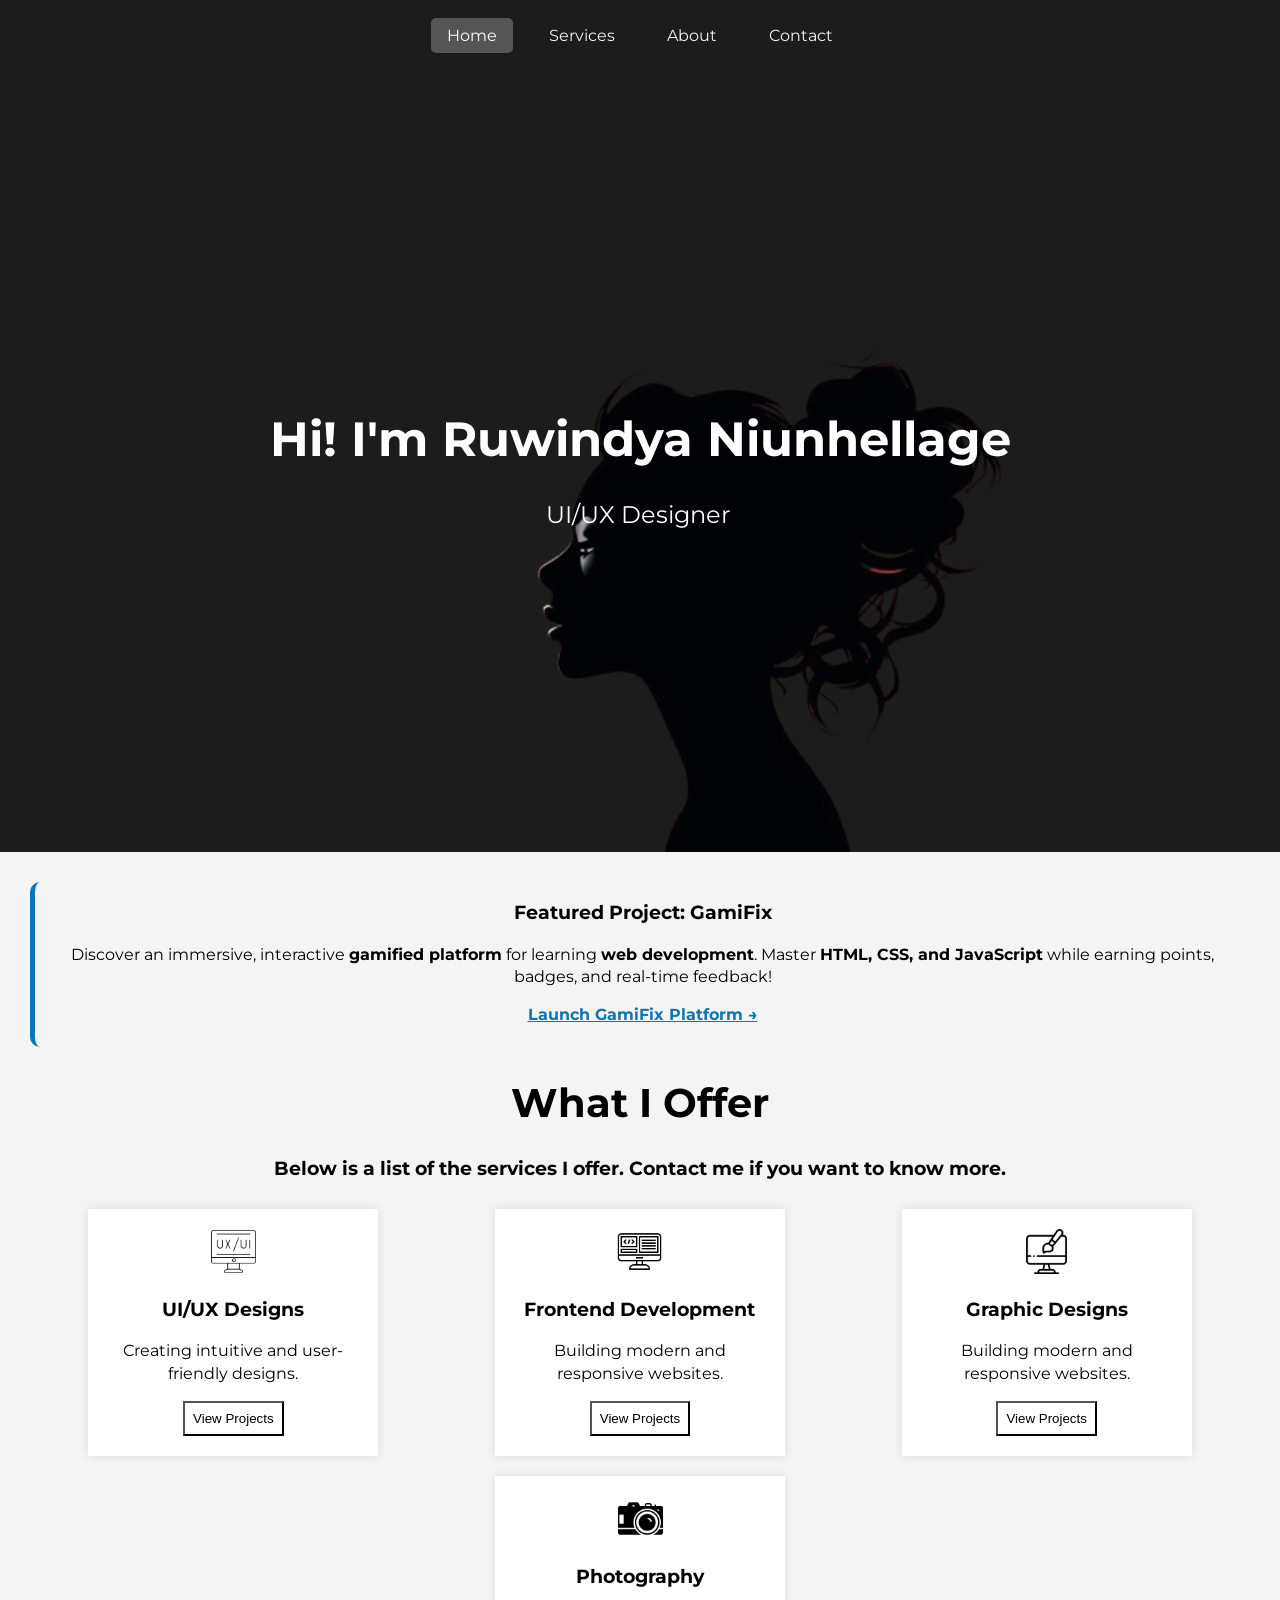
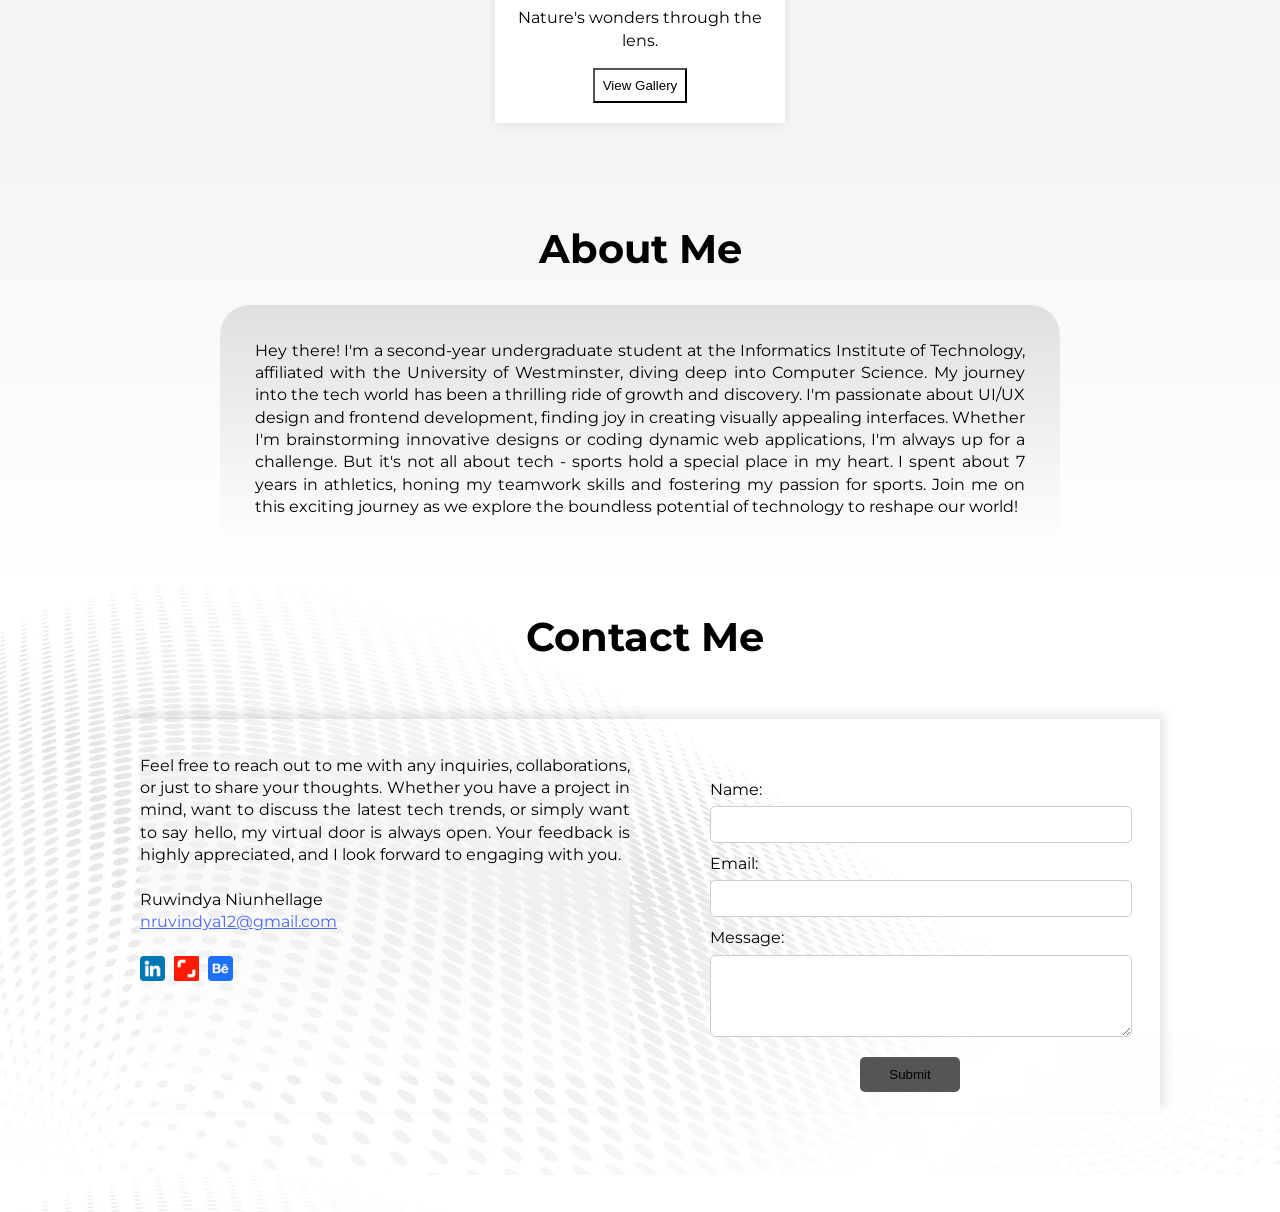
<file: index.html>
<!DOCTYPE html>
<html lang="en">

<head>
    <meta charset="UTF-8">
    <meta name="viewport" content="width=device-width, initial-scale=1.0">
    <title>Ruwindya Niunhellage</title>
    <link rel="stylesheet" href="style.css">
</head>


<body>
    <header>
        <nav>
            <ul>
                <li><a href="#home" class="active">Home</a></li>
                <li><a href="#services">Services</a></li>
                <li><a href="#about">About</a></li>
                <li><a href="#contact">Contact</a></li>
            </ul>
        </nav>
    </header>

    <section id="home">
        <div class="intro">
            <h1>Hi! I'm Ruwindya Niunhellage</h1>
            <p class="typing"></p>
        </div>
    </section>

    <section id="services">
        <div style="background: #f4f4f4; padding: 20px; border-radius: 10px; margin-bottom: 30px; border-left: 5px solid #0e75b6;">
        <h3 style="margin-top: 0;">Featured Project: GamiFix</h3>
        <p>Discover an immersive, interactive <b>gamified platform</b> for learning <b>web development</b>. Master <b>HTML, CSS, and JavaScript</b> while earning points, badges, and real-time feedback!</p>
        <a href="https://sites.google.com/iit.ac.lk/gamifix?usp=sharing" target="_blank" style="color: #0e75b6; font-weight: bold; text-decoration: underline;">Launch GamiFix Platform →</a>
    </div>
        <h2>What I Offer</h2>
        <h3>Below is a list of the services I offer. Contact me if you want to know more.</h3>
        <div class="service-cards">
            <div class="card">
                <img src="images/UIUX.png" alt="UI/UX">
                <h3>UI/UX Designs</h3>
                <p>Creating intuitive and user-friendly designs.</p>
                <input type="button" value="View Projects" onclick="location.href='uiux_main.html'">
            </div>
            <div class="card">
                <img src="images/frontdev.png" alt="Frontend Development">
                <h3>Frontend Development</h3>
                <p>Building modern and responsive websites.</p>
                <input type="button" value="View Projects" onclick="location.href='frontend_main.html'">
            </div>
            <div class="card">
                <img src="images/webdesign.png" alt="Graphic Designs">
                <h3>Graphic Designs</h3>
                <p>Building modern and responsive websites.</p>
                <input type="button" value="View Projects" onclick="location.href='graphic_main.html'">
            </div>
            <div class="card">
                <img src="images/photography.png" alt="Photography">
                <h3>Photography</h3>
                <p>Nature's wonders through the lens.</p>
                <input type="button" value="View Gallery" onclick="location.href='photography.html'">
            </div>
        </div>
    </section>

    <section id="about">
        <h2>About Me</h2>
        <div class="about-section">
            <p>Hey there! I'm a second-year undergraduate student at the Informatics Institute of
                    Technology, affiliated with the University of Westminster, diving deep into Computer Science.
                My journey into the tech world has been a thrilling ride of growth and discovery. I'm passionate about UI/UX
                    design and frontend development, finding joy in creating visually appealing interfaces.
                    Whether I'm brainstorming innovative designs or coding dynamic web applications, I'm always up for a
                    challenge.
                    But it's not all about tech - sports hold a special place in my heart. I spent about 7 years in athletics,
                    honing my teamwork skills and fostering my passion for sports.
                    Join me on this exciting journey as we explore the boundless potential of technology to reshape our world!
                </p>
                </div>
    </section>

    <footer id="contact">
        <h2>Contact Me</h2>
        <section class="contact-section">
            <p>
                Feel free to reach out to me with any inquiries, collaborations, or just to share your thoughts. Whether you
                have a project in mind, want to discuss the latest tech trends, or simply want to say hello, my virtual door is always
                open. Your feedback is highly appreciated, and I look forward to engaging with you.
                <br><br> 
                Ruwindya Niunhellage
                <br>
                <a href="mailto:nruvindya12@gmail.com">nruvindya12@gmail.com</a>
                <br><br>
                <a href="https://www.linkedin.com/in/ruwindyaniunhellage/" target="_blank"><img src="images/linkedin.png" alt="LinkedIn"></a>
                <a href="https://www.shutterstock.com/g/Niunhellage+Ruwindya" target="_blank"><img src="images/shutterstock.png" alt="Shutterstock"></a>
                <a href="https://www.behance.net/nruvindya" target="_blank"><img src="images/behance.png" alt="Behance"></a>
            </p>
    
            <form action="https://api.web3forms.com/submit" method="POST" class="contact-form">
                <input type="hidden" name="access_key" value="99683806-dc40-4cf8-a67b-b9ac26b659de">
            
                <label for="name">Name:</label>
                <input type="text" id="name" name="name" required>
                
                <label for="email">Email:</label>
                <input type="email" id="email" name="email" required>
                
                <label for="message">Message:</label>
                <textarea id="message" name="message" rows="4" required></textarea>
                
                <input type="submit" value="Submit">
            </form>
            
        </section>
    </footer>

    <script src="script.js"> </script>
</body>

</html>
</file>
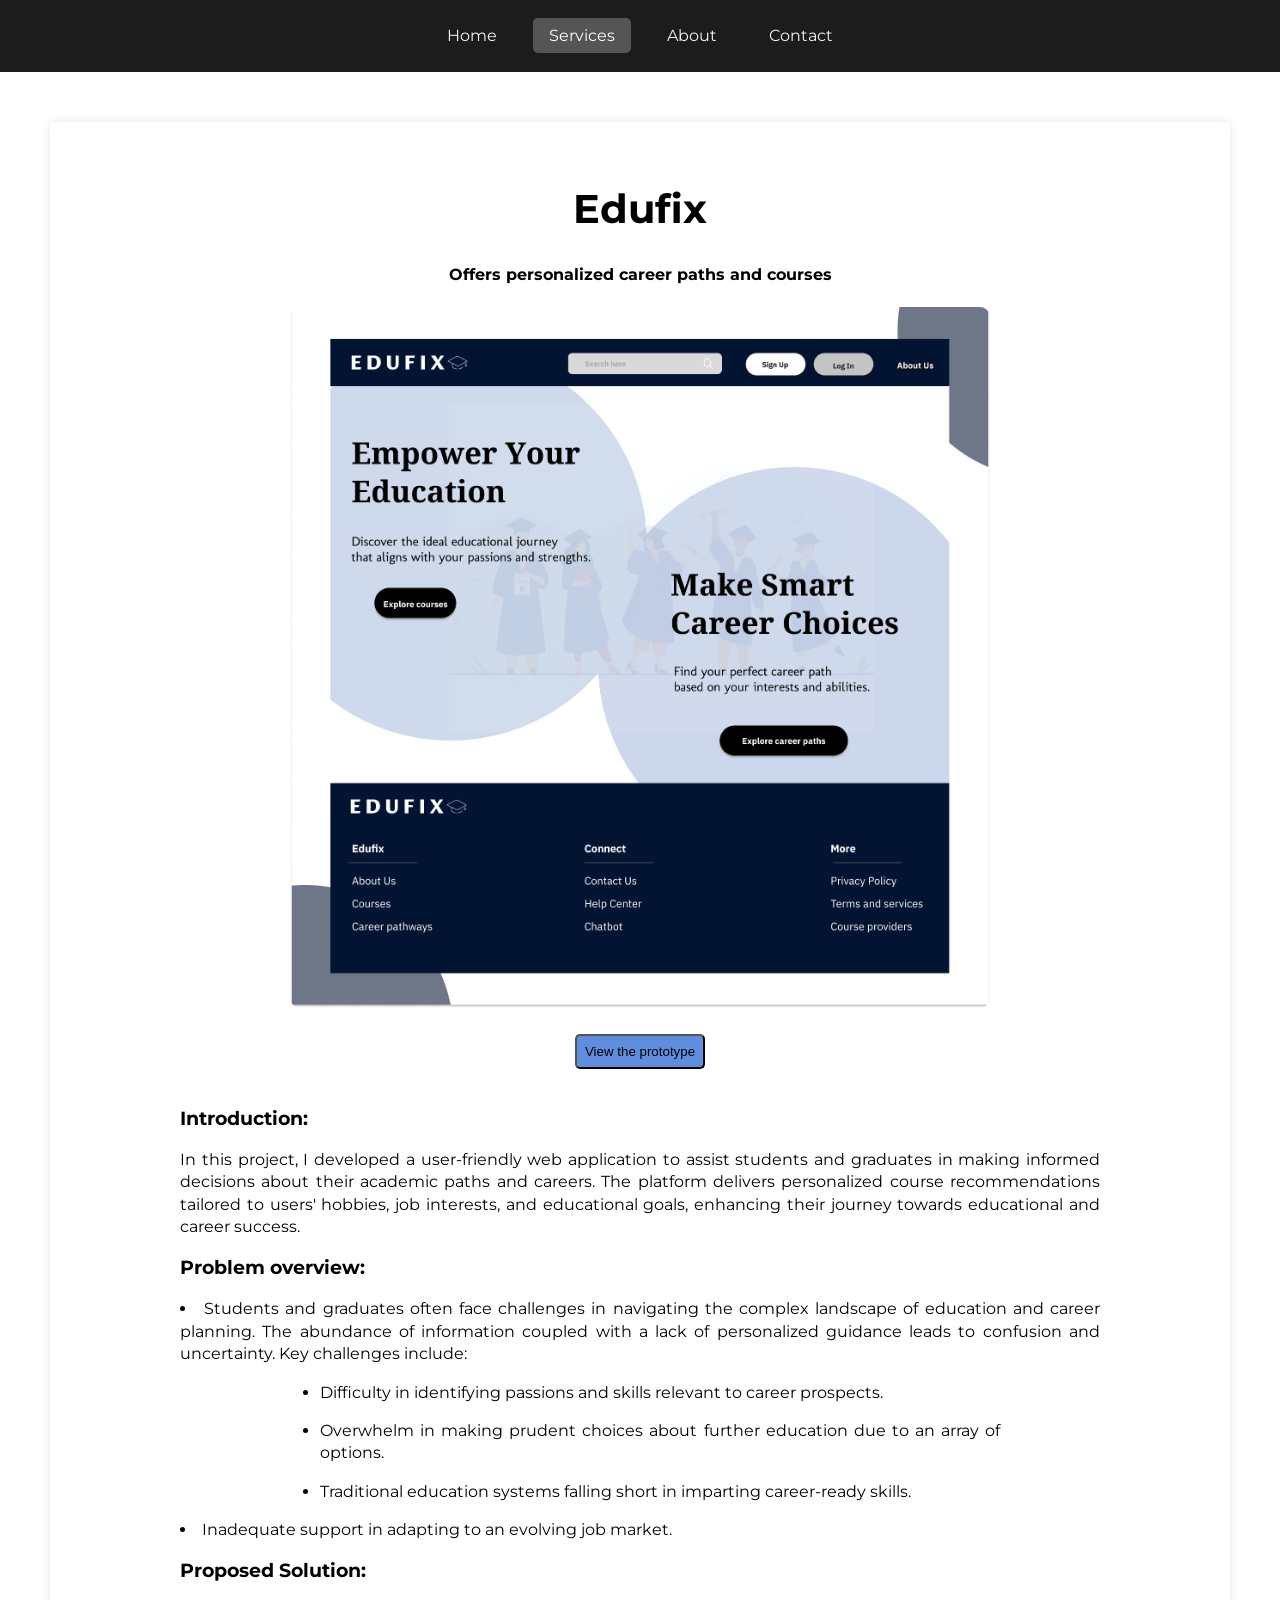
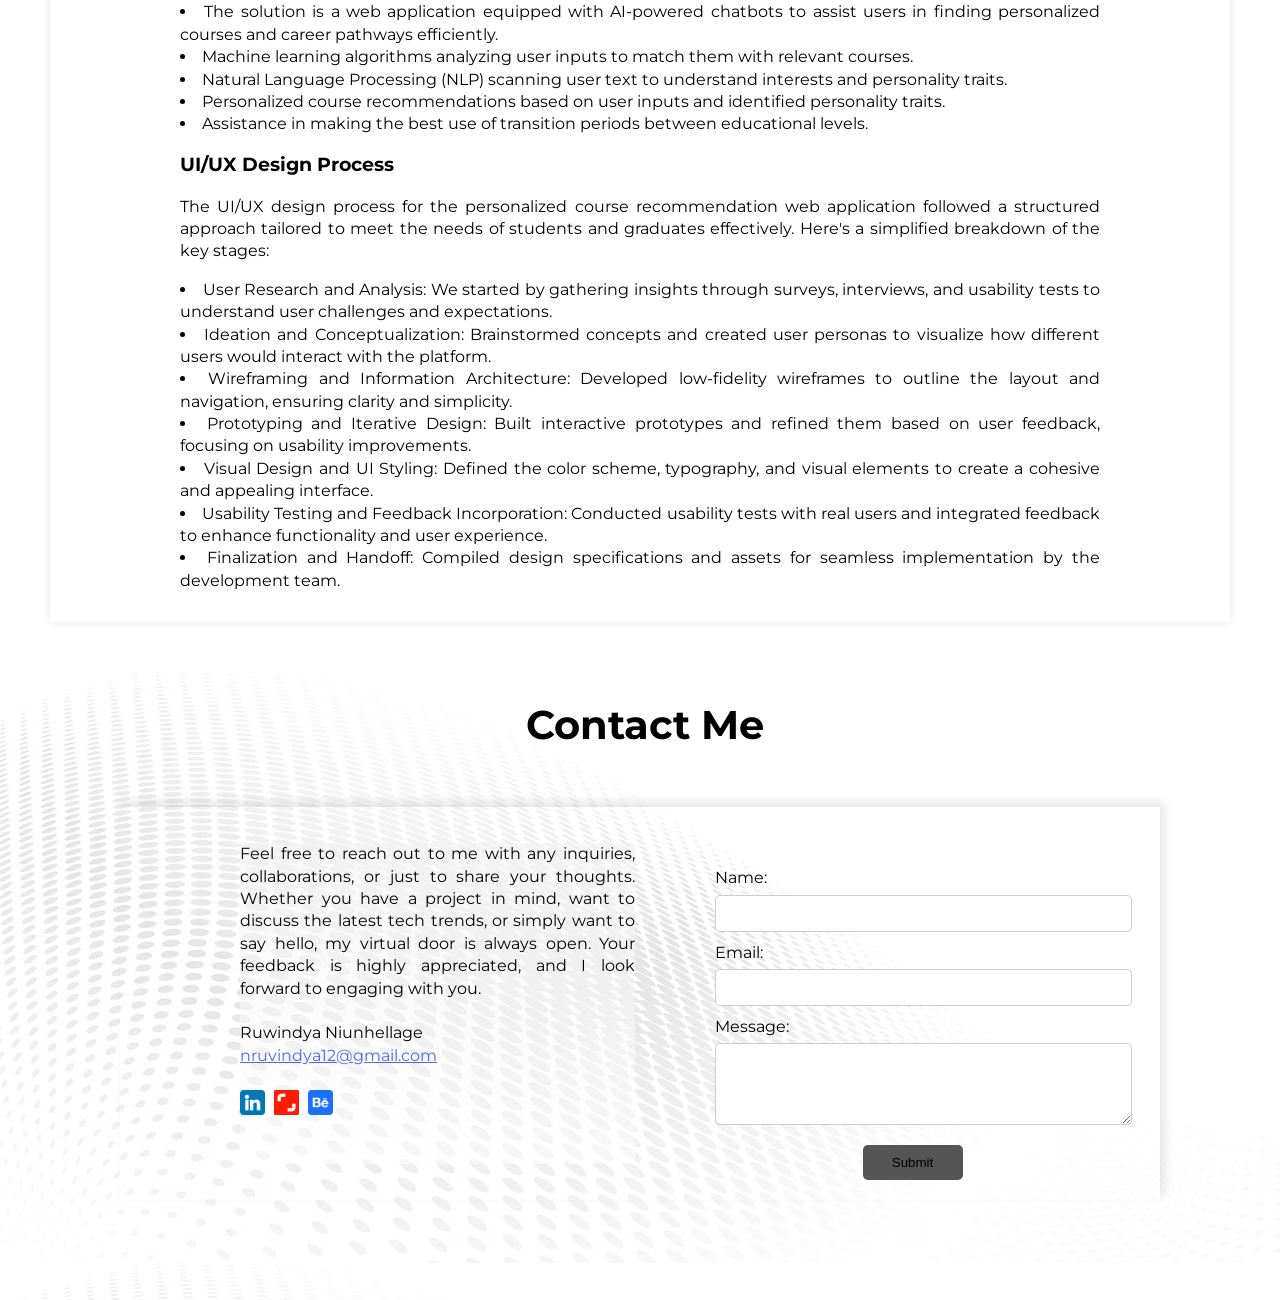
<file: edufix.html>
<!DOCTYPE html>
<html lang="en">

<head>
    <meta charset="UTF-8">
    <meta name="viewport" content="width=device-width, initial-scale=1.0">
    <title>Ruwindya Niunhellage</title>
    <link rel="stylesheet" href="projects.css">
</head>

<body>
    <header>
        <nav>
            <ul>
                <li><a href="index.html">Home</a></li>
                <li><a href="index.html#services" class="active">Services</a></li>
                <li><a href="index.html#about">About</a></li>
                <li><a href="index.html#contact">Contact</a></li>
            </ul>
        </nav>
    </header>
    <section class="container">
        <h2>Edufix</h2>
        <h4>Offers personalized career paths and courses</h4>
        <img src="images/ui_edufix.png" alt="The prototype" class="edufix"><br>
        <input type="button" value="View the prototype" class="edufix_solex_buttons"
            onclick="window.open('https://www.figma.com/design/rlMuDGZNEhORPQTYED36Fh/CS67?node-id=1-2&t=rDd8mnaKfUvH08Mb-1', '_blank');">
        <h3>Introduction:</h3>
        <p>In this project, I developed a user-friendly web application to assist students and graduates in making
            informed decisions about their academic paths and careers. The platform delivers personalized course
            recommendations tailored to users' hobbies, job interests, and educational goals, enhancing their journey
            towards educational and career success.</p>

        <h3>Problem overview:</h3>
        <li>Students and graduates often face challenges in navigating the complex landscape of education and career
            planning. The abundance of information coupled with a lack of personalized guidance leads to confusion and
            uncertainty. Key challenges include:
            <ul>
                <li>Difficulty in identifying passions and skills relevant to career prospects.</li>
            </ul>
            <ul>
                <li>Overwhelm in making prudent choices about further education due to an array of options.</li>
            </ul>
            <ul>
                <li>Traditional education systems falling short in imparting career-ready skills.</li>
            </ul>
        </li>
        <li>Inadequate support in adapting to an evolving job market.</li>

        <h3>Proposed Solution:</h3>
        <li>The solution is a web application equipped with AI-powered chatbots to assist users in finding personalized
            courses and career pathways efficiently.</li>
        <li>Machine learning algorithms analyzing user inputs to match them with relevant courses.</li>
        <li>Natural Language Processing (NLP) scanning user text to understand interests and personality traits.</li>
        <li>Personalized course recommendations based on user inputs and identified personality traits.</li>
        <li>Assistance in making the best use of transition periods between educational levels.</li>

        <h3>UI/UX Design Process</h3>
        <p>The UI/UX design process for the personalized course recommendation web application followed a structured
            approach tailored to meet the needs of students and graduates effectively. Here's a simplified breakdown of
            the key stages:</p>
        <li>User Research and Analysis: We started by gathering insights through surveys, interviews, and usability
            tests to understand user challenges and expectations.</li>
        <li>Ideation and Conceptualization: Brainstormed concepts and created user personas to visualize how different
            users would interact with the platform.</li>
        <li>Wireframing and Information Architecture: Developed low-fidelity wireframes to outline the layout and
            navigation, ensuring clarity and simplicity.</li>
        <li>Prototyping and Iterative Design: Built interactive prototypes and refined them based on user feedback,
            focusing on usability improvements.</li>
        <li>Visual Design and UI Styling: Defined the color scheme, typography, and visual elements to create a cohesive
            and appealing interface.</li>
        <li>Usability Testing and Feedback Incorporation: Conducted usability tests with real users and integrated
            feedback to enhance functionality and user experience.</li>
        <li>Finalization and Handoff: Compiled design specifications and assets for seamless implementation by the
            development team.</li>
    </section>

    <footer id="contact">
        <h2>Contact Me</h2>
        <section class="contact-section">
            <p>
                Feel free to reach out to me with any inquiries, collaborations, or just to share your thoughts. Whether
                you
                have a project in mind, want to discuss the latest tech trends, or simply want to say hello, my virtual
                door is always
                open. Your feedback is highly appreciated, and I look forward to engaging with you.
                <br><br>
                Ruwindya Niunhellage
                <br>
                <a href="mailto:nruvindya12@gmail.com">nruvindya12@gmail.com</a>
                <br><br>
                <!-- Social media icons -->
                <a href="https://www.linkedin.com/in/ruwindyaniunhellage/" target="_blank"><img
                        src="images/linkedin.png" alt="LinkedIn"></a>
                <a href="https://www.shutterstock.com/g/Niunhellage+Ruwindya" target="_blank"><img
                        src="images/shutterstock.png" alt="Shutterstock"></a>
                <a href="https://twitter.com/YourProfile" target="_blank"><img src="images/behance.png"
                        alt="Shutterstock"></a>
            </p>

            <form action="https://api.web3forms.com/submit" method="POST" class="contact-form">
                <input type="hidden" name="access_key" value="99683806-dc40-4cf8-a67b-b9ac26b659de">
            
                <label for="name">Name:</label>
                <input type="text" id="name" name="name" required>
                
                <label for="email">Email:</label>
                <input type="email" id="email" name="email" required>
                
                <label for="message">Message:</label>
                <textarea id="message" name="message" rows="4" required></textarea>
                
                <input type="submit" value="Submit">
            </form>
        </section>
    </footer>

</body>

</html>
</file>
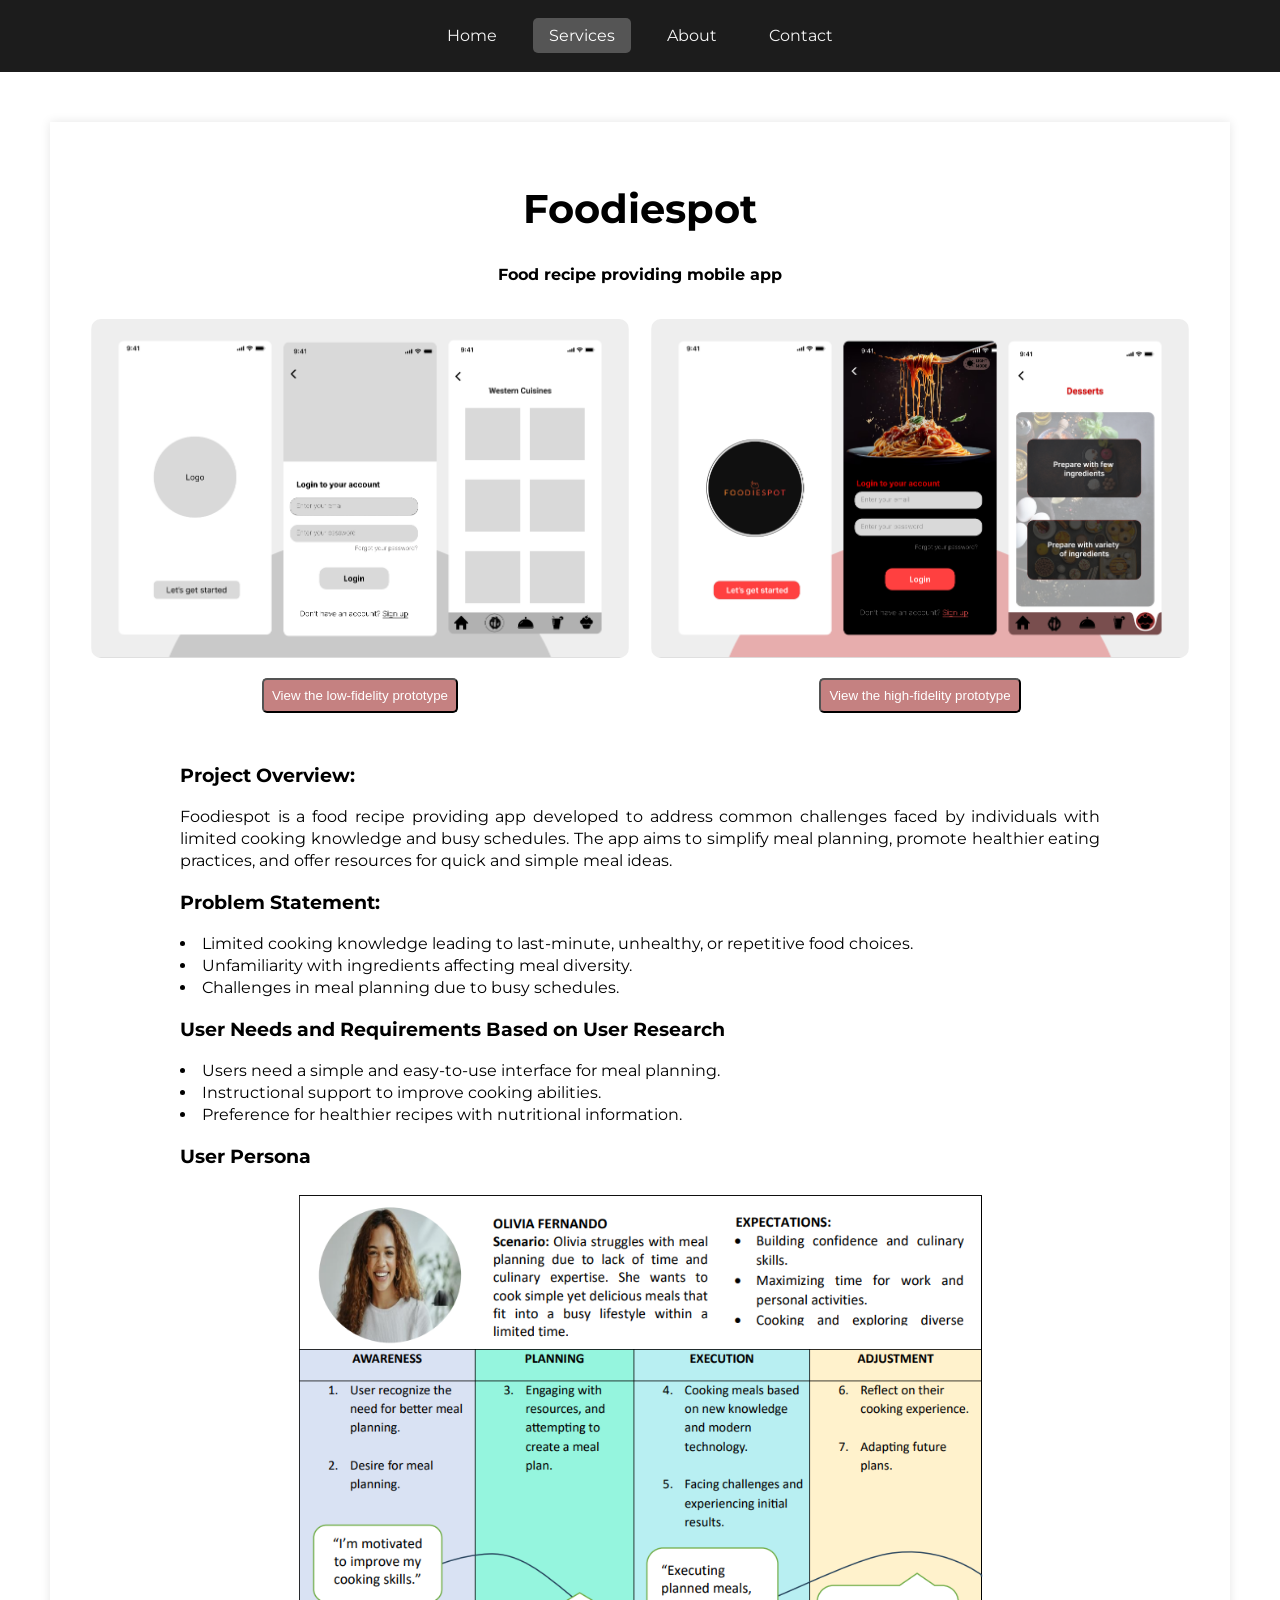
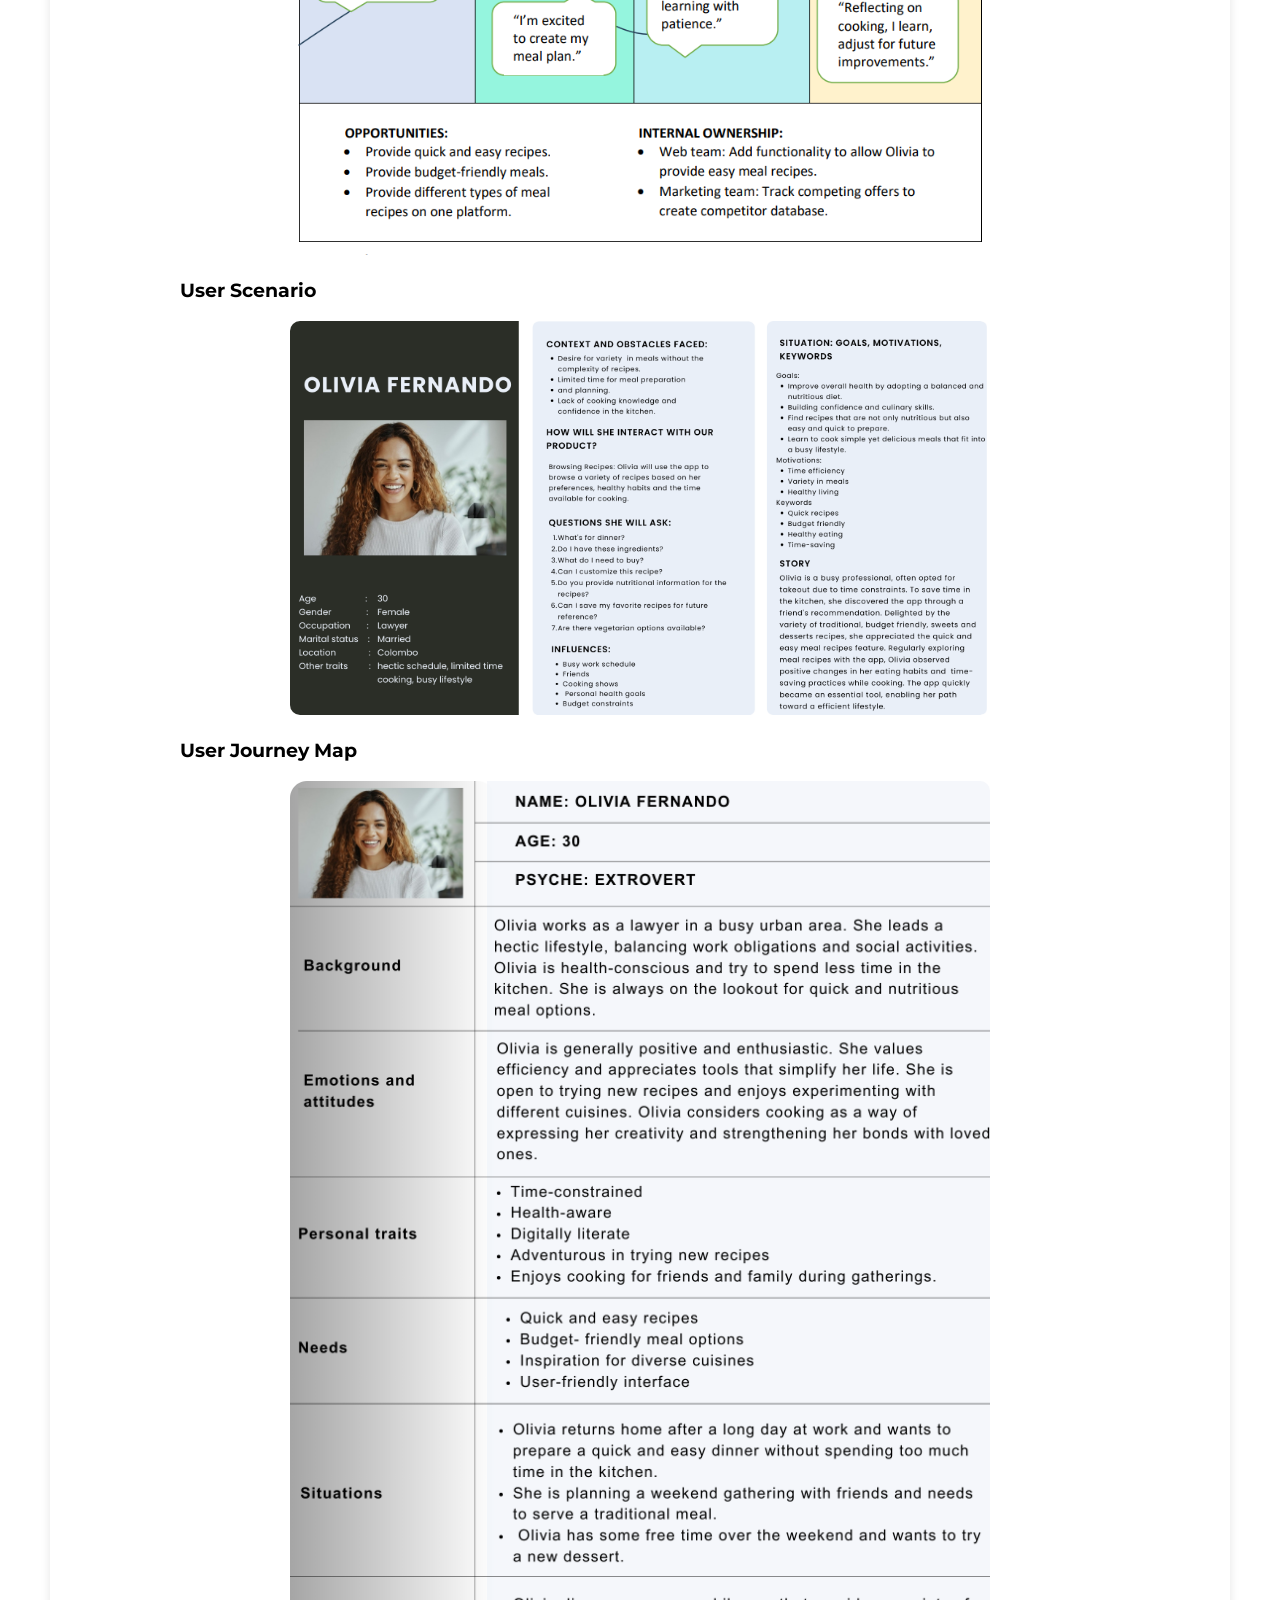
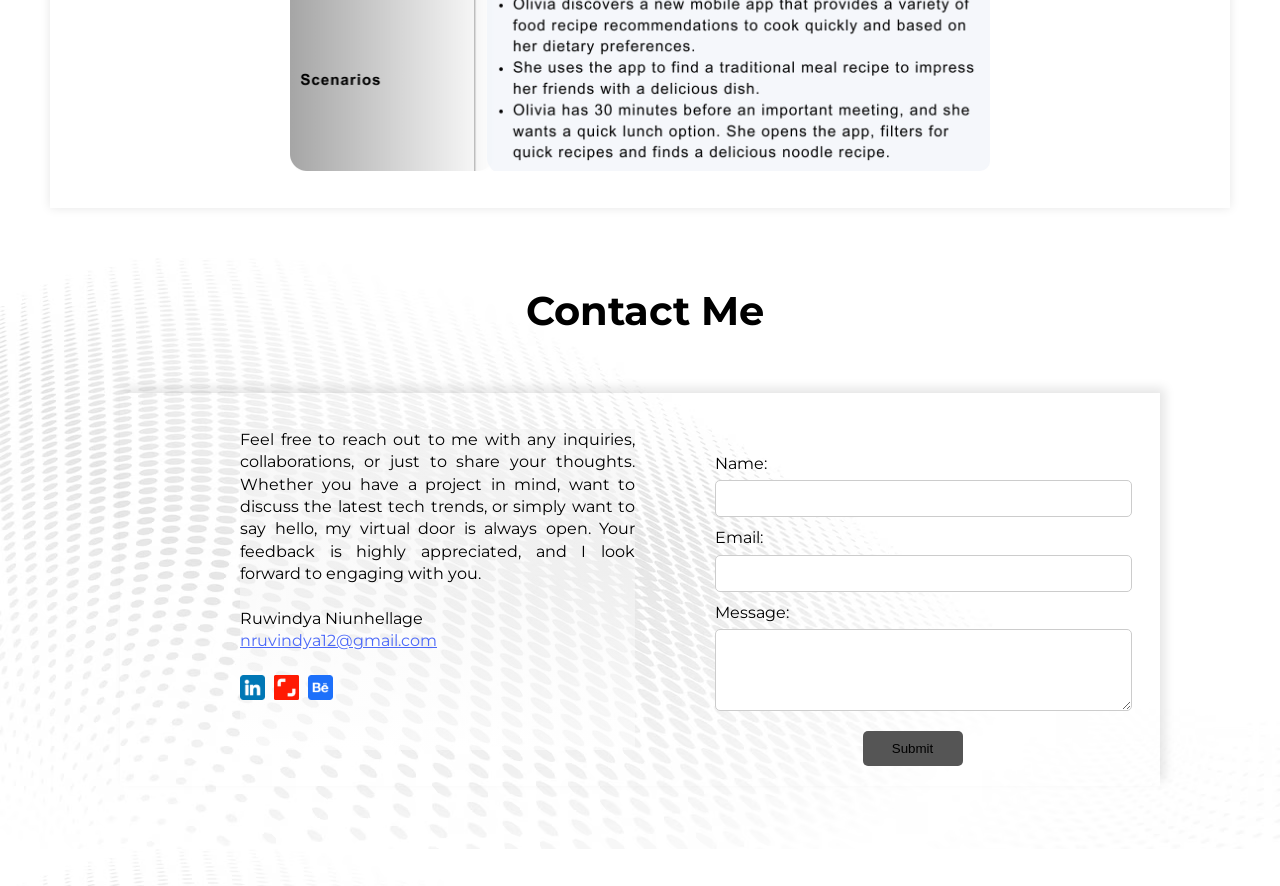
<file: foodiespot.html>
<!DOCTYPE html>
<html lang="en">

<head>
    <meta charset="UTF-8">
    <meta name="viewport" content="width=device-width, initial-scale=1.0">
    <title>Ruwindya Niunhellage</title>
    <link rel="stylesheet" href="projects.css">
</head>

<body>
    <header>
        <nav>
            <ul>
                <li><a href="index.html">Home</a></li>
                <li><a href="index.html#services" class="active">Services</a></li>
                <li><a href="index.html#about">About</a></li>
                <li><a href="index.html#contact">Contact</a></li>
            </ul>
        </nav>
    </header>
    <section class="container">
        <h2>Foodiespot</h2>
        <h4>Food recipe providing mobile app</h4>
        <div class="image-row">
            <div class="image-container">
                <img src="images/ui_foodiespot_low.png" alt="The prototype" class="foodiespot">
                <input type="button" value="View the low-fidelity prototype" class="foodiespot-button" onclick="window.open('https://www.figma.com/file/14QZ1OOVfmd28sRl8oYOqT/Figma-basics?type=design&mode=design&t=5PrfU81Fv6a5ZNWv-0', '_blank');">
            </div>
            <div class="image-container">
                <img src="images/ui_foodiespot_high.png" alt="The prototype" class="foodiespot">
                <input type="button" value="View the high-fidelity prototype" class="foodiespot-button" onclick="window.open('https://www.figma.com/file/QhRRVQVVUvmgonNZo0UJ47/20220564_HCI?type=design&node-id=97%3A479&mode=design&t=vWFKJ3vvT6AvSnfK-1', '_blank');">
            </div>
        </div>
        <h3>Project Overview:</h3>
        <p>Foodiespot is a food recipe providing app developed to address common challenges faced by individuals with limited cooking knowledge and busy schedules. The app aims to simplify meal planning, promote healthier eating practices, and offer resources for quick and simple meal ideas.</p>
    
        <h3>Problem Statement:</h3>
        <li>Limited cooking knowledge leading to last-minute, unhealthy, or repetitive food choices.</li>
        <li>Unfamiliarity with ingredients affecting meal diversity.</li>
        <li>Challenges in meal planning due to busy schedules.</li>
    
        <h3>User Needs and Requirements Based on User Research</h3>
        <li>Users need a simple and easy-to-use interface for meal planning.</li>
        <li>Instructional support to improve cooking abilities.</li>
        <li>Preference for healthier recipes with nutritional information.</li>
            
        <h3>User Persona</h3>
        <img src="images/food_persona.png" alt="Foodiespot user persona">
        <h3>User Scenario</h3>
        <img src="images/food_scenario.png" alt="Foodiespot user scenario">
        <h3>User Journey Map</h3>
        <img src="images/food_map.png" alt="Foodiespot user journey map">
    </section>

    <footer id="contact">
        <h2>Contact Me</h2>
        <section class="contact-section">
            <p>
                Feel free to reach out to me with any inquiries, collaborations, or just to share your thoughts. Whether you
                have a project in mind, want to discuss the latest tech trends, or simply want to say hello, my virtual door is always
                open. Your feedback is highly appreciated, and I look forward to engaging with you.
                <br><br> 
                Ruwindya Niunhellage
                <br>
                <a href="mailto:nruvindya12@gmail.com">nruvindya12@gmail.com</a>
                <br><br>
                <!-- Social media icons -->
                <a href="https://www.linkedin.com/in/ruwindyaniunhellage/" target="_blank"><img src="images/linkedin.png" alt="LinkedIn"></a>
                <a href="https://www.shutterstock.com/g/Niunhellage+Ruwindya" target="_blank"><img src="images/shutterstock.png" alt="Shutterstock"></a>
                <a href="https://twitter.com/YourProfile" target="_blank"><img src="images/behance.png" alt="Shutterstock"></a>
            </p>
    
            <form action="https://api.web3forms.com/submit" method="POST" class="contact-form">
                <input type="hidden" name="access_key" value="99683806-dc40-4cf8-a67b-b9ac26b659de">
            
                <label for="name">Name:</label>
                <input type="text" id="name" name="name" required>
                
                <label for="email">Email:</label>
                <input type="email" id="email" name="email" required>
                
                <label for="message">Message:</label>
                <textarea id="message" name="message" rows="4" required></textarea>
                
                <input type="submit" value="Submit">
            </form>
        </section>
    </footer>

</body>

</html>
</file>
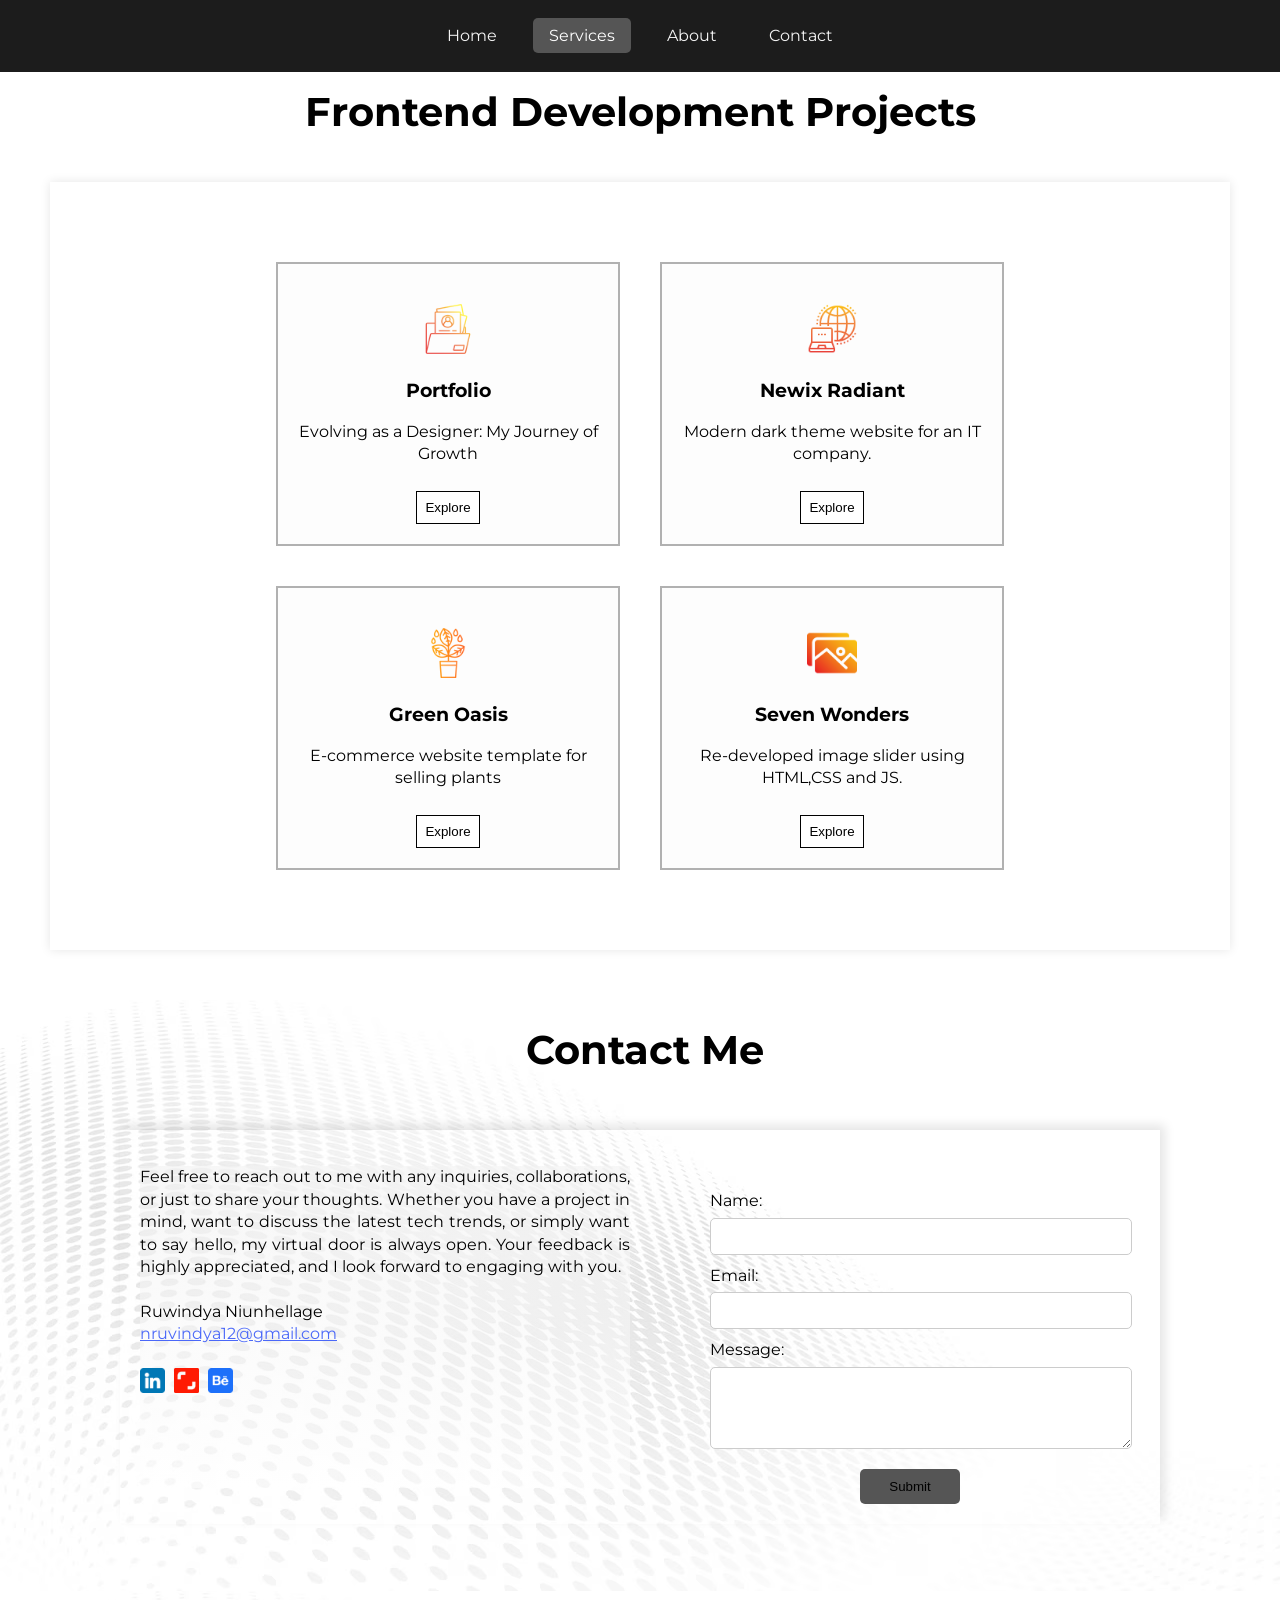
<file: frontend_main.html>
<!DOCTYPE html>
<html lang="en">

<head>
    <meta charset="UTF-8">
    <meta name="viewport" content="width=device-width, initial-scale=1.0">
    <title>Ruwindya Niunhellage</title>
    <link rel="stylesheet" href="main.css">
</head>

<body>
    <header>
        <nav>
            <ul>
                <li><a href="index.html">Home</a></li>
                <li><a href="index.html#services" class="active">Services</a></li>
                <li><a href="index.html#about">About</a></li>
                <li><a href="index.html#contact">Contact</a></li>
            </ul>
        </nav>
    </header>
    
    <h2>Frontend Development Projects</h2>
    <section class="container">

        <div class="project-card">
            <img class="card_icon" src="images/portfolio.png" alt="Portfolio">
            <h3>Portfolio</h3>
            <p>Evolving as a Designer: My Journey of Growth</p>
            <input type="button" value="Explore" onclick="location.href='https://nruwindya.github.io/portfolio/'">
        </div>
        <div class="project-card">
            <img class="card_icon" src="images/newixradiant.png" alt="Newix Radiant">
            <h3>Newix Radiant</h3>
            <p>Modern dark theme website for an IT company.</p>
            <input type="button" value="Explore" onclick="location.href='https://nruwindya.github.io/newixradiant/'">
        </div>
        <div class="project-card">
            <img class="card_icon" src="images/greenoasis.png" alt="Green Oasis">
            <h3>Green Oasis</h3>
            <p>E-commerce website template for selling plants</p>
            <input type="button" value="Explore" onclick="location.href='https://greenoasissite.netlify.app/'">
        </div>
        <div class="project-card">
            <img class="card_icon" src="images/slider.png" alt="Seven Wonders">
            <h3>Seven Wonders</h3>
            <p>Re-developed image slider using HTML,CSS and JS.</p>
            <input type="button" value="Explore" onclick="location.href='https://wondersslider.netlify.app/'">
        </div>
        
    </section>

    <footer id="contact">
        <h2>Contact Me</h2>
        <section class="contact-section">
            <p>
                Feel free to reach out to me with any inquiries, collaborations, or just to share your thoughts. Whether you
                have a project in mind, want to discuss the latest tech trends, or simply want to say hello, my virtual door is always
                open. Your feedback is highly appreciated, and I look forward to engaging with you.
                <br><br> 
                Ruwindya Niunhellage
                <br>
                <a href="mailto:nruvindya12@gmail.com">nruvindya12@gmail.com</a>
                <br><br>
                <!-- Social media icons -->
                <a href="https://www.linkedin.com/in/ruwindyaniunhellage/" target="_blank"><img src="images/linkedin.png" alt="LinkedIn"></a>
                <a href="https://www.shutterstock.com/g/Niunhellage+Ruwindya" target="_blank"><img src="images/shutterstock.png" alt="Shutterstock"></a>
                <a href="https://twitter.com/YourProfile" target="_blank"><img src="images/behance.png" alt="Behance"></a>
            </p>
    
            <form action="https://api.web3forms.com/submit" method="POST" class="contact-form">
                <input type="hidden" name="access_key" value="99683806-dc40-4cf8-a67b-b9ac26b659de">
            
                <label for="name">Name:</label>
                <input type="text" id="name" name="name" required>
                
                <label for="email">Email:</label>
                <input type="email" id="email" name="email" required>
                
                <label for="message">Message:</label>
                <textarea id="message" name="message" rows="4" required></textarea>
                
                <input type="submit" value="Submit">
            </form>
        </section>
    </footer>
</body>

</html>
</file>
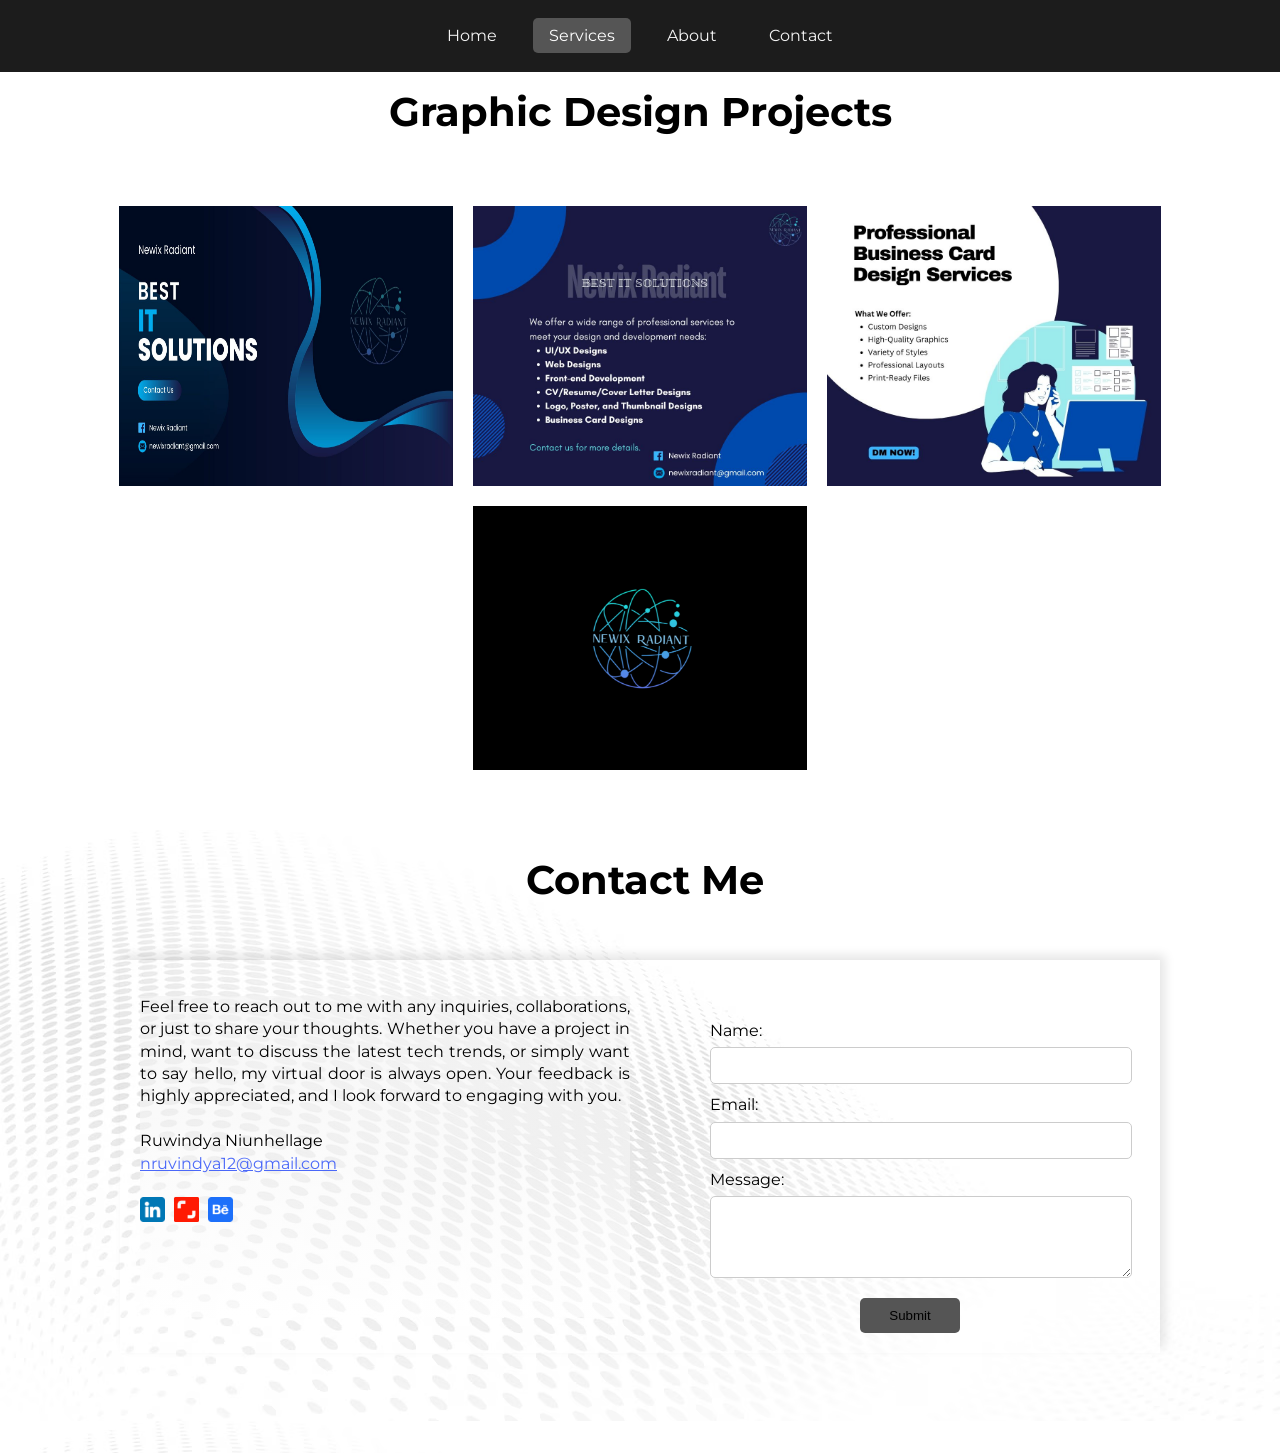
<file: graphic_main.html>
<!DOCTYPE html>
<html lang="en">

<head>
    <meta charset="UTF-8">
    <meta name="viewport" content="width=device-width, initial-scale=1.0">
    <title>Ruwindya Niunhellage</title>
    <link rel="stylesheet" href="main.css">
</head>

<body>
    <header>
        <nav>
            <ul>
                <li><a href="index.html">Home</a></li>
                <li><a href="index.html#services" class="active">Services</a></li>
                <li><a href="index.html#about">About</a></li>
                <li><a href="index.html#contact">Contact</a></li>
            </ul>
        </nav>
    </header>
    
    <h2>Graphic Design Projects</h2>
    <section class="graphic_container">
        <img src="images/graphic (1).jpg">
        <img src="images/graphic (2).jpg">
        <img src="images/graphic (3).jpg">
        <img src="images/graphic (4).png">
    </section>
    
    <footer id="contact">
        <h2>Contact Me</h2>
        <section class="contact-section">
            <p>
                Feel free to reach out to me with any inquiries, collaborations, or just to share your thoughts. Whether you
                have a project in mind, want to discuss the latest tech trends, or simply want to say hello, my virtual door is always
                open. Your feedback is highly appreciated, and I look forward to engaging with you.
                <br><br> 
                Ruwindya Niunhellage
                <br>
                <a href="mailto:nruvindya12@gmail.com">nruvindya12@gmail.com</a>
                <br><br>
                <!-- Social media icons -->
                <a href="https://www.linkedin.com/in/ruwindyaniunhellage/" target="_blank"><img src="images/linkedin.png" alt="LinkedIn"></a>
                <a href="https://www.shutterstock.com/g/Niunhellage+Ruwindya" target="_blank"><img src="images/shutterstock.png" alt="Shutterstock"></a>
                <a href="https://twitter.com/YourProfile" target="_blank"><img src="images/behance.png" alt="Shutterstock"></a>
            </p>
    
            <form action="https://api.web3forms.com/submit" method="POST" class="contact-form">
                <input type="hidden" name="access_key" value="99683806-dc40-4cf8-a67b-b9ac26b659de">
            
                <label for="name">Name:</label>
                <input type="text" id="name" name="name" required>
                
                <label for="email">Email:</label>
                <input type="email" id="email" name="email" required>
                
                <label for="message">Message:</label>
                <textarea id="message" name="message" rows="4" required></textarea>
                
                <input type="submit" value="Submit">
            </form>
        </section>
    </footer>
</body>

</html>
</file>
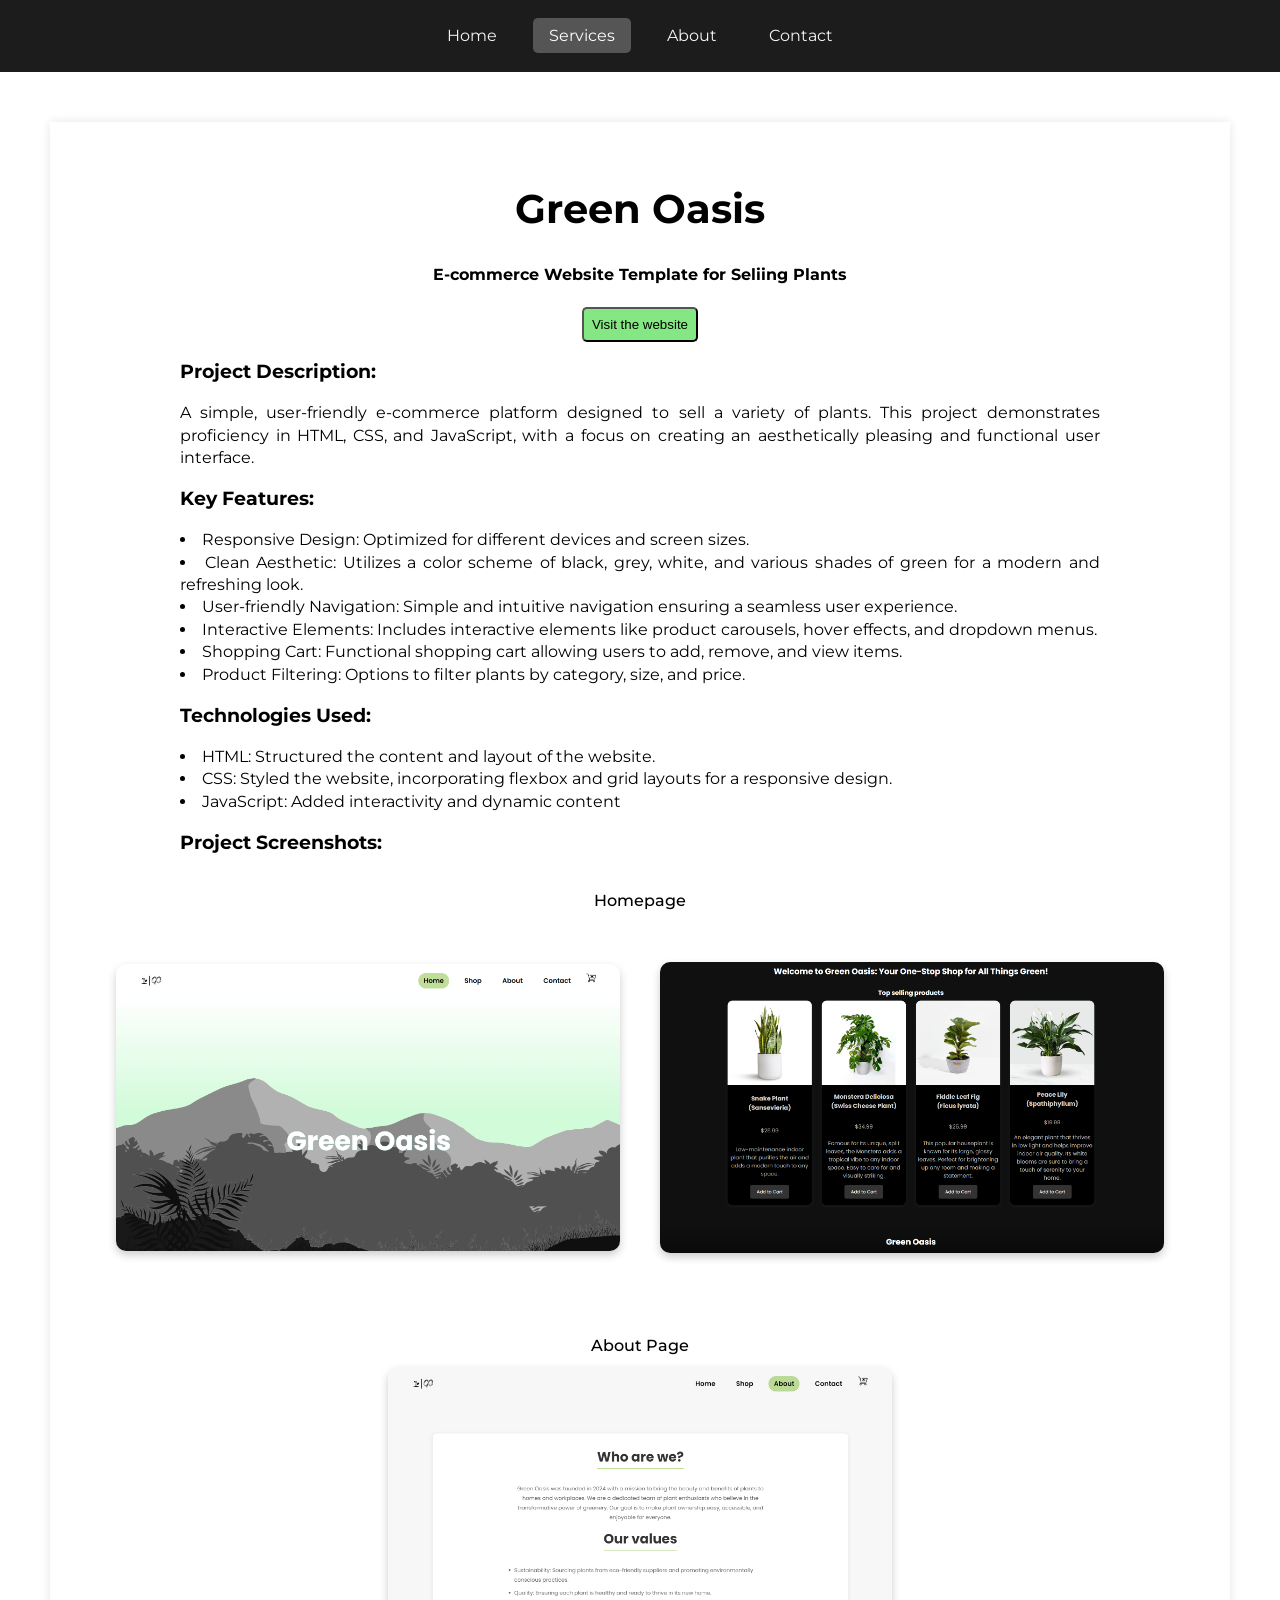
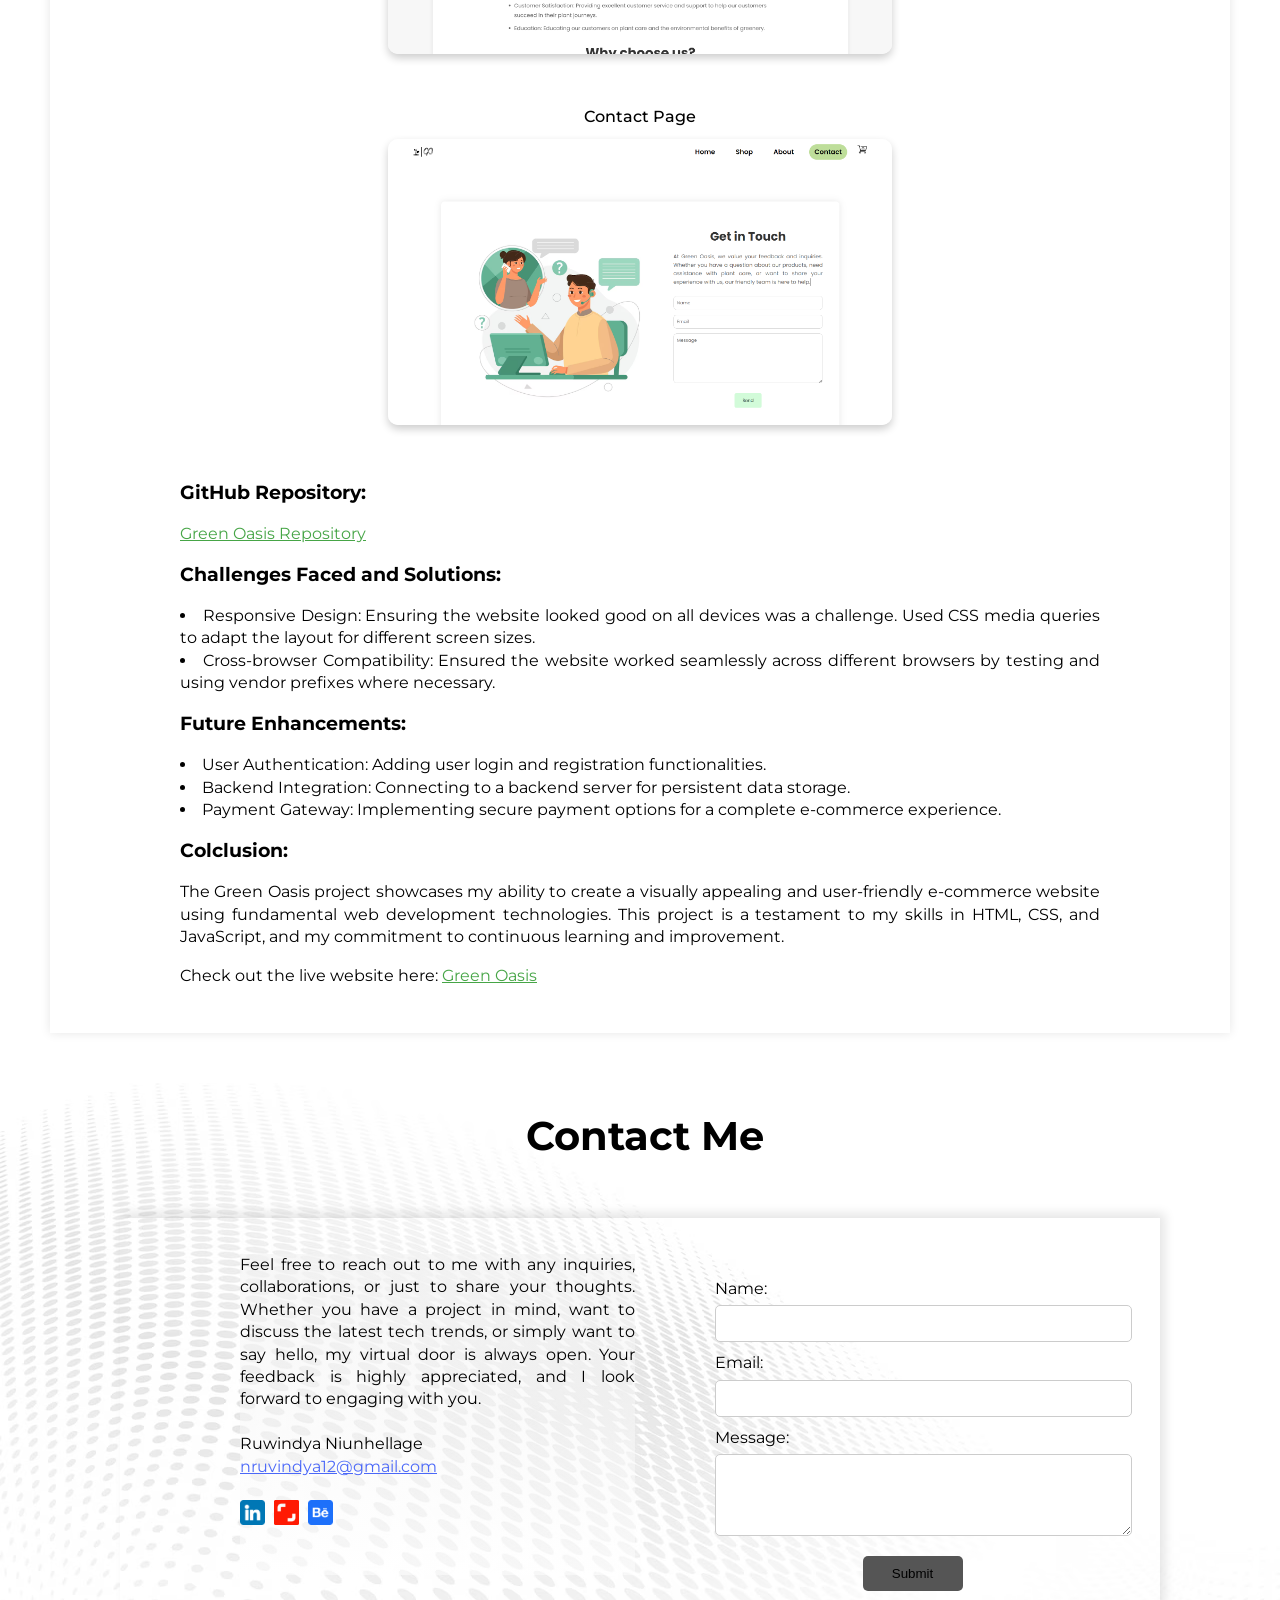
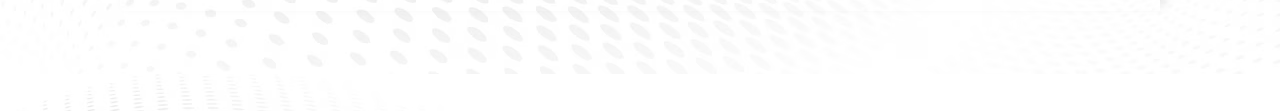
<file: green_oasis.html>
<!DOCTYPE html>
<html lang="en">

<head>
    <meta charset="UTF-8">
    <meta name="viewport" content="width=device-width, initial-scale=1.0">
    <title>Ruwindya Niunhellage</title>
    <link rel="stylesheet" href="projects.css">
</head>

<body>
    <header>
        <nav>
            <ul>
                <li><a href="index.html">Home</a></li>
                <li><a href="index.html#services" class="active">Services</a></li>
                <li><a href="index.html#about">About</a></li>
                <li><a href="index.html#contact">Contact</a></li>
            </ul>
        </nav>
    </header>
    <section class="container">
        <h2>Green Oasis</h2>
        <h4>E-commerce Website Template for Seliing Plants</h4>
        <input type="button" value="Visit the website" class="go_button"
            onclick="window.open('https://nruwindya.github.io/Green-Oasis/index.html', '_blank');">
        <h3>Project Description:</h3>
        <p>A simple, user-friendly e-commerce platform designed to sell a variety of plants. This project demonstrates
            proficiency in HTML, CSS, and JavaScript, with a focus on creating an aesthetically pleasing and functional
            user interface.</p>

        <h3>Key Features:</h3>
        <li>Responsive Design: Optimized for different devices and screen sizes.</li>
        <li>Clean Aesthetic: Utilizes a color scheme of black, grey, white, and various shades of green for a modern and
            refreshing look.</li>
        <li>User-friendly Navigation: Simple and intuitive navigation ensuring a seamless user experience.</li>
        <li>Interactive Elements: Includes interactive elements like product carousels, hover effects, and dropdown
            menus.</li>
        <li>Shopping Cart: Functional shopping cart allowing users to add, remove, and view items.</li>
        <li>Product Filtering: Options to filter plants by category, size, and price.</li>

        <h3>Technologies Used:</h3>
        <li>HTML: Structured the content and layout of the website.</li>
        <li>CSS: Styled the website, incorporating flexbox and grid layouts for a responsive design.</li>
        <li>JavaScript: Added interactivity and dynamic content</li>

        <h3>Project Screenshots:</h3>
        <div class="go_images">
            <p>Homepage <br>
            <div class="image-row">
                <img src="images/home_go (2).png" alt="Homepage Screenshot 1">
                <img src="images/home_go.png" alt="Homepage Screenshot 2">
            </div>
            </p>
            <p>About Page <br>
                <img src="images/about_go.png" alt="About Page Screenshot">
            </p>
            <p>Contact Page <br>
                <img src="images/contact_go.png" alt="Contact Page Screenshot">
            </p>
        </div>

        <h3>GitHub Repository: </h3><p><a href="https://github.com/NRuwindya/Green-Oasis.git"> Green Oasis Repository</a></p> 


        <h3>Challenges Faced and Solutions:</h3>
        <li>Responsive Design: Ensuring the website looked good on all devices was a challenge. Used CSS media queries
            to adapt the layout for different screen sizes.</li>
        <li>Cross-browser Compatibility: Ensured the website worked seamlessly across different browsers by testing and
            using vendor prefixes where necessary.</li>

        <h3>Future Enhancements:</h3>
        <li>User Authentication: Adding user login and registration functionalities.</li>
        <li>Backend Integration: Connecting to a backend server for persistent data storage.</li>
        <li>Payment Gateway: Implementing secure payment options for a complete e-commerce experience.</li>

        <h3>Colclusion:</h3>
        <p>The Green Oasis project showcases my ability to create a visually appealing and user-friendly e-commerce website using fundamental web development technologies. This project is a testament to my skills in HTML, CSS, and JavaScript, and my commitment to continuous learning and improvement.</p>
        <p>Check out the live website here: <a href="https://nruwindya.github.io/Green-Oasis/index.html"> Green Oasis </a></p> 

    </section>

    <footer id="contact">
        <h2>Contact Me</h2>
        <section class="contact-section">
            <p>
                Feel free to reach out to me with any inquiries, collaborations, or just to share your thoughts. Whether
                you
                have a project in mind, want to discuss the latest tech trends, or simply want to say hello, my virtual
                door is always
                open. Your feedback is highly appreciated, and I look forward to engaging with you.
                <br><br>
                Ruwindya Niunhellage
                <br>
                <a href="mailto:nruvindya12@gmail.com">nruvindya12@gmail.com</a>
                <br><br>
                <!-- Social media icons -->
                <a href="https://www.linkedin.com/in/ruwindyaniunhellage/" target="_blank"><img
                        src="images/linkedin.png" alt="LinkedIn"></a>
                <a href="https://www.shutterstock.com/g/Niunhellage+Ruwindya" target="_blank"><img
                        src="images/shutterstock.png" alt="Shutterstock"></a>
                <a href="https://twitter.com/YourProfile" target="_blank"><img src="images/behance.png"
                        alt="Shutterstock"></a>
            </p>

            <form action="https://api.web3forms.com/submit" method="POST" class="contact-form">
                <input type="hidden" name="access_key" value="99683806-dc40-4cf8-a67b-b9ac26b659de">
            
                <label for="name">Name:</label>
                <input type="text" id="name" name="name" required>
                
                <label for="email">Email:</label>
                <input type="email" id="email" name="email" required>
                
                <label for="message">Message:</label>
                <textarea id="message" name="message" rows="4" required></textarea>
                
                <input type="submit" value="Submit">
            </form>
        </section>
    </footer>

</body>

</html>
</file>
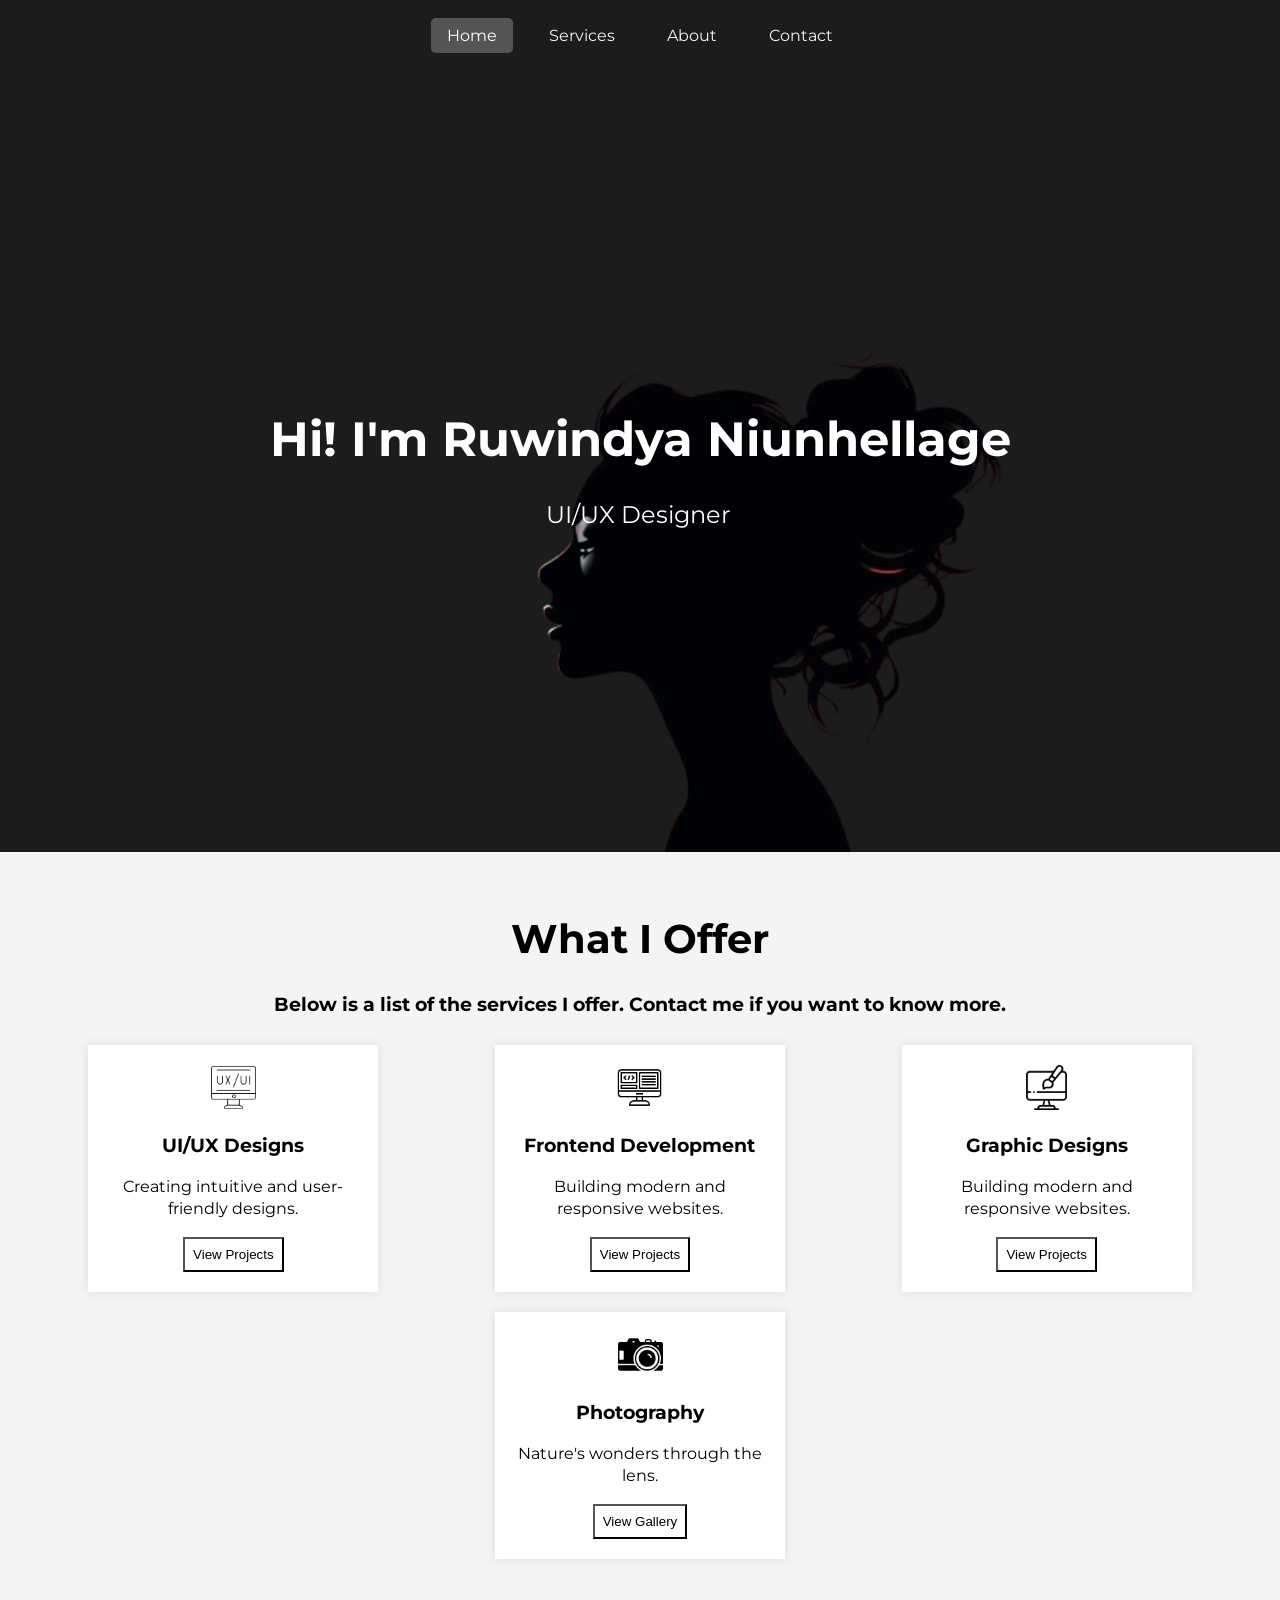
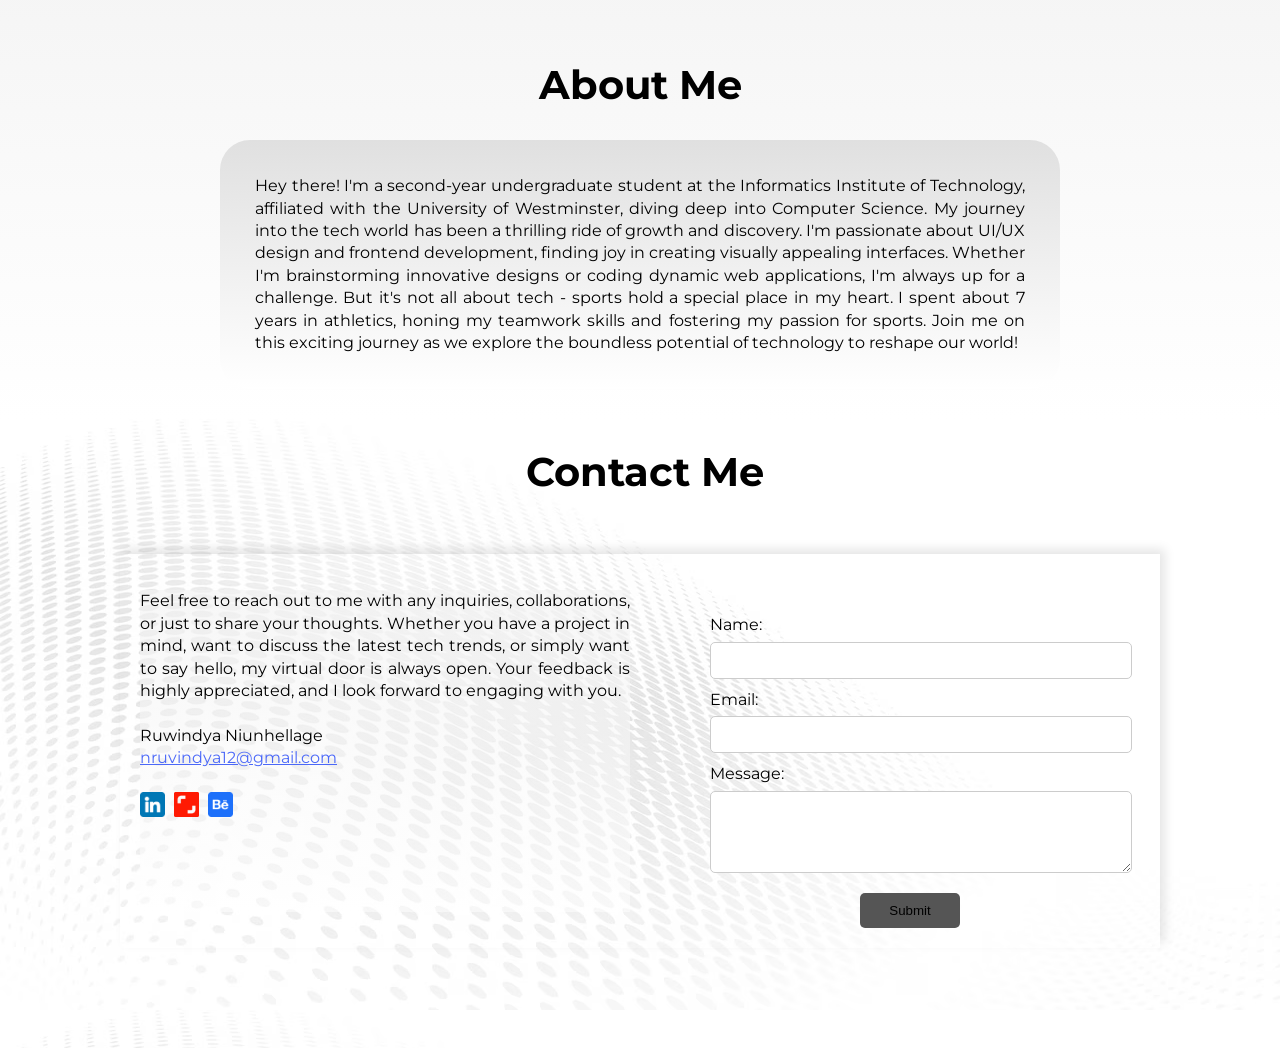
<file: home.html>
<!DOCTYPE html>
<html lang="en">

<head>
    <meta charset="UTF-8">
    <meta name="viewport" content="width=device-width, initial-scale=1.0">
    <title>Ruwindya Niunhellage</title>
    <link rel="stylesheet" href="style.css">
</head>


<body>
    <header>
        <nav>
            <ul>
                <li><a href="#home" class="active">Home</a></li>
                <li><a href="#services">Services</a></li>
                <li><a href="#about">About</a></li>
                <li><a href="#contact">Contact</a></li>
            </ul>
        </nav>
    </header>

    <section id="home">
        <div class="intro">
            <h1>Hi! I'm Ruwindya Niunhellage</h1>
            <p class="typing"></p>
        </div>
    </section>

    <section id="services">
        <h2>What I Offer</h2>
        <h3>Below is a list of the services I offer. Contact me if you want to know more.</h3>
        <div class="service-cards">
            <div class="card">
                <img src="images/UIUX.png" alt="UI/UX">
                <h3>UI/UX Designs</h3>
                <p>Creating intuitive and user-friendly designs.</p>
                <input type="button" value="View Projects" onclick="location.href='uiux_main.html'">
            </div>
            <div class="card">
                <img src="images/frontdev.png" alt="Frontend Development">
                <h3>Frontend Development</h3>
                <p>Building modern and responsive websites.</p>
                <input type="button" value="View Projects" onclick="location.href='frontend_main.html'">
            </div>
            <div class="card">
                <img src="images/webdesign.png" alt="Graphic Designs">
                <h3>Graphic Designs</h3>
                <p>Building modern and responsive websites.</p>
                <input type="button" value="View Projects" onclick="location.href='graphic_main.html'">
            </div>
            <div class="card">
                <img src="images/photography.png" alt="Photography">
                <h3>Photography</h3>
                <p>Nature's wonders through the lens.</p>
                <input type="button" value="View Gallery" onclick="location.href='photography.html'">
            </div>
        </div>
    </section>

    <section id="about">
        <h2>About Me</h2>
        <div class="about-section">
            <p>Hey there! I'm a second-year undergraduate student at the Informatics Institute of
                    Technology, affiliated with the University of Westminster, diving deep into Computer Science.
                My journey into the tech world has been a thrilling ride of growth and discovery. I'm passionate about UI/UX
                    design and frontend development, finding joy in creating visually appealing interfaces.
                    Whether I'm brainstorming innovative designs or coding dynamic web applications, I'm always up for a
                    challenge.
                    But it's not all about tech - sports hold a special place in my heart. I spent about 7 years in athletics,
                    honing my teamwork skills and fostering my passion for sports.
                    Join me on this exciting journey as we explore the boundless potential of technology to reshape our world!
                </p>
                </div>
    </section>

    <footer id="contact">
        <h2>Contact Me</h2>
        <section class="contact-section">
            <p>
                Feel free to reach out to me with any inquiries, collaborations, or just to share your thoughts. Whether you
                have a project in mind, want to discuss the latest tech trends, or simply want to say hello, my virtual door is always
                open. Your feedback is highly appreciated, and I look forward to engaging with you.
                <br><br> 
                Ruwindya Niunhellage
                <br>
                <a href="mailto:nruvindya12@gmail.com">nruvindya12@gmail.com</a>
                <br><br>
                <a href="https://www.linkedin.com/in/ruwindyaniunhellage/" target="_blank"><img src="images/linkedin.png" alt="LinkedIn"></a>
                <a href="https://www.shutterstock.com/g/Niunhellage+Ruwindya" target="_blank"><img src="images/shutterstock.png" alt="Shutterstock"></a>
                <a href="https://www.behance.net/nruvindya" target="_blank"><img src="images/behance.png" alt="Behance"></a>
            </p>
    
            <form action="https://api.web3forms.com/submit" method="POST" class="contact-form">
                <input type="hidden" name="access_key" value="99683806-dc40-4cf8-a67b-b9ac26b659de">
            
                <label for="name">Name:</label>
                <input type="text" id="name" name="name" required>
                
                <label for="email">Email:</label>
                <input type="email" id="email" name="email" required>
                
                <label for="message">Message:</label>
                <textarea id="message" name="message" rows="4" required></textarea>
                
                <input type="submit" value="Submit">
            </form>
            
        </section>
    </footer>

    <script src="script.js"> </script>
</body>

</html>
</file>
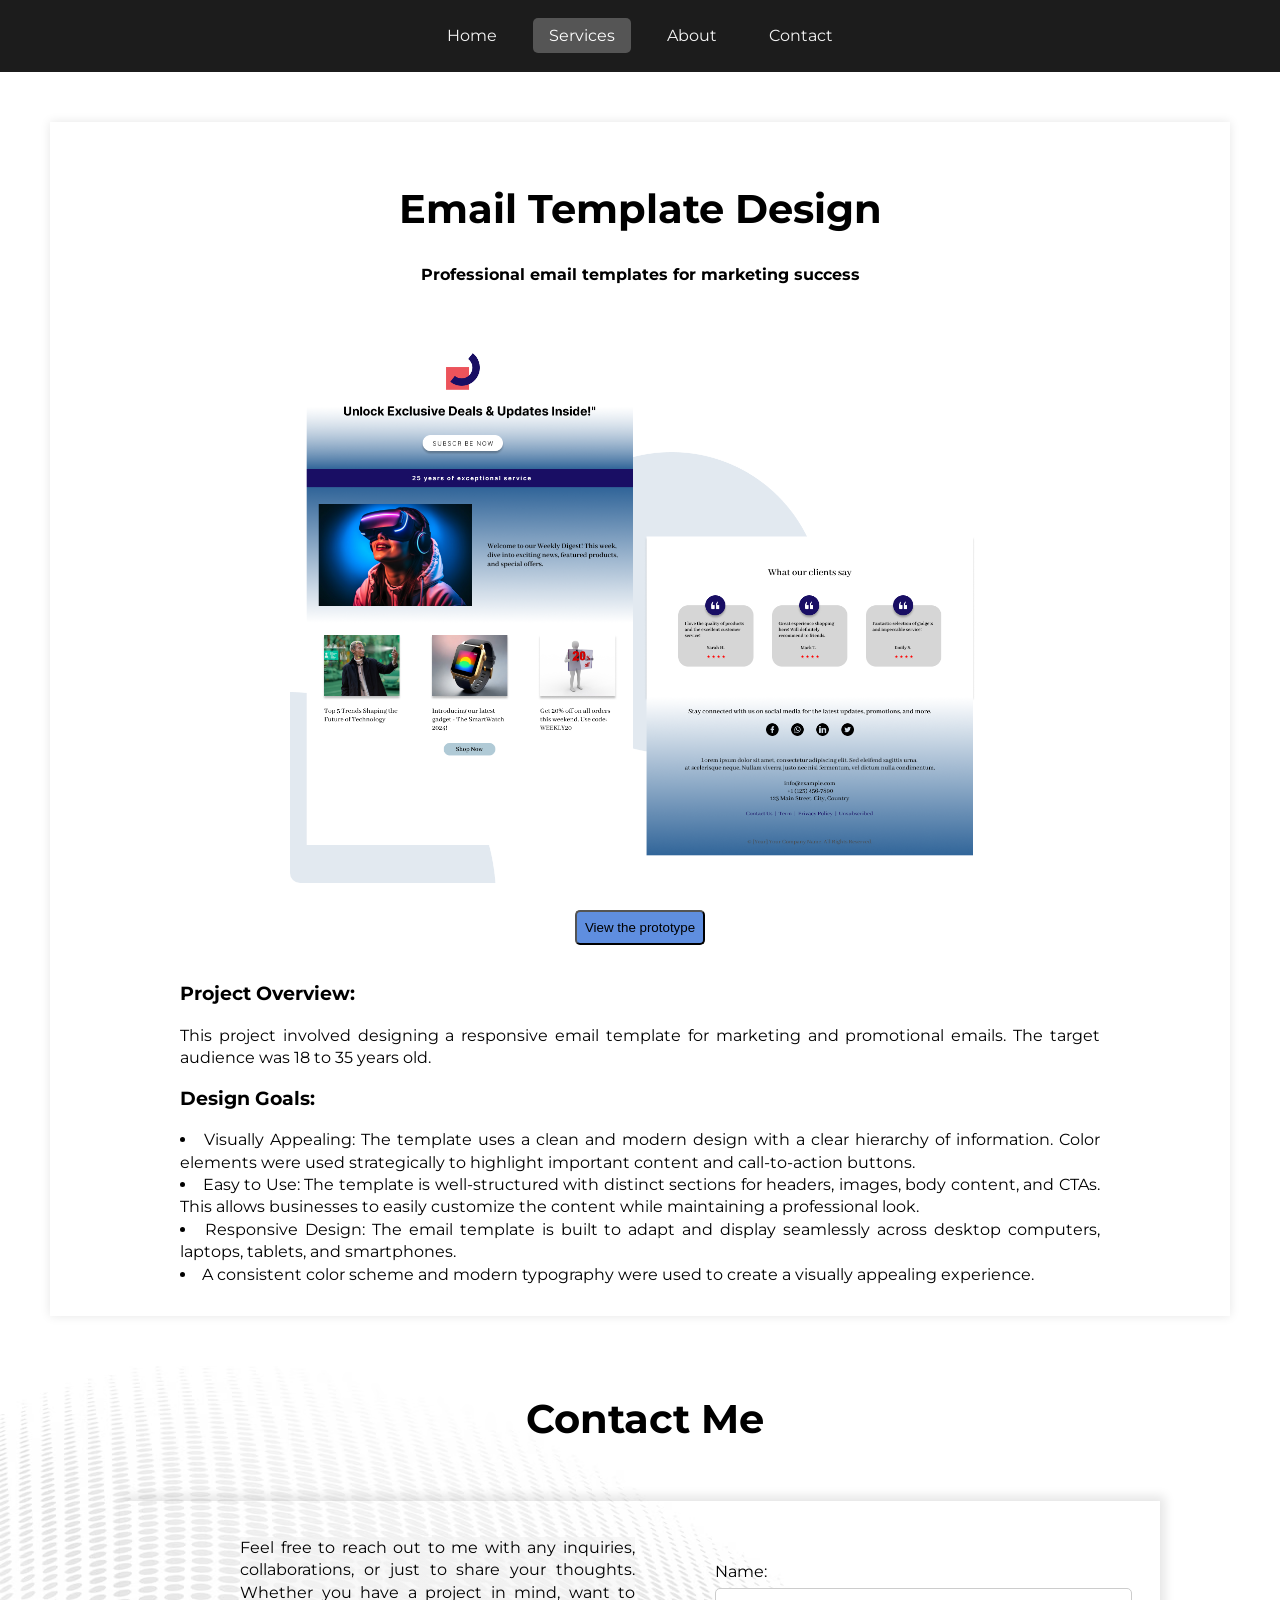
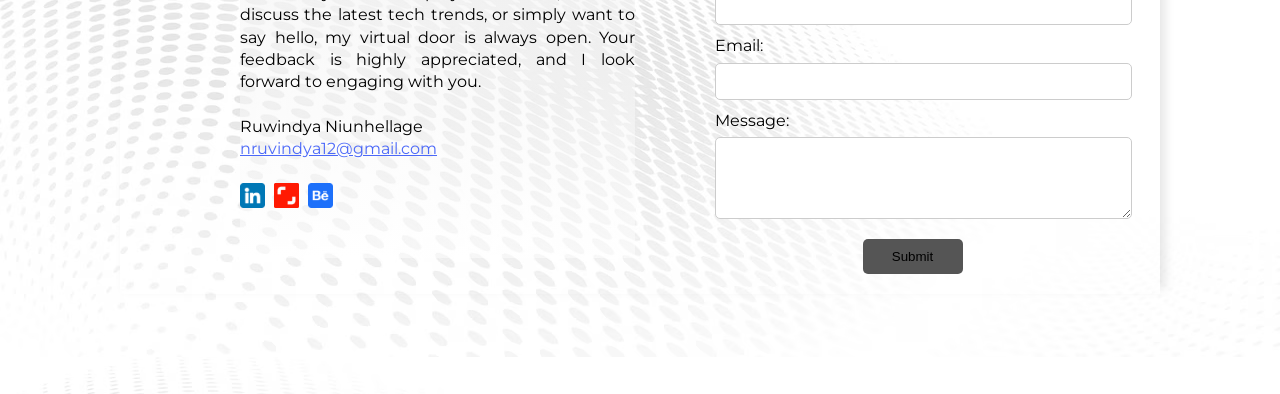
<file: news_letter.html>
<!DOCTYPE html>
<html lang="en">

<head>
    <meta charset="UTF-8">
    <meta name="viewport" content="width=device-width, initial-scale=1.0">
    <title>Ruwindya Niunhellage</title>
    <link rel="stylesheet" href="projects.css">
</head>

<body>
    <header>
        <nav>
            <ul>
                <li><a href="index.html">Home</a></li>
                <li><a href="index.html#services" class="active">Services</a></li>
                <li><a href="index.html#about">About</a></li>
                <li><a href="index.html#contact">Contact</a></li>
            </ul>
        </nav>
    </header>
    <section class="container">
        <h2>Email Template Design</h2>
        <h4>Professional email templates for marketing success</h4>
        <img src="images/ui_letter.png" alt="The prototype" class="solex_img"><br>
        <input type="button" value="View the prototype" class="edufix_solex_buttons" onclick="window.open('https://www.figma.com/design/Pkj31intj6Kl6DzjRnZK31/Task2_NR?node-id=0-1&t=F2oawLLpor8f0hby-1', '_blank');">
        <h3>Project Overview:</h3>
        <p>This project involved designing a responsive email template for marketing and promotional emails. The target audience was 18 to 35 years old.</p>
        <h3>Design Goals:</h3>
        <li>Visually Appealing: The template uses a clean and modern design with a clear hierarchy of information. Color elements were used strategically to highlight important content and call-to-action buttons.</li>
        <li>Easy to Use: The template is well-structured with distinct sections for headers, images, body content, and CTAs. This allows businesses to easily customize the content while maintaining a professional look.</li>
        <li>Responsive Design: The email template is built to adapt and display seamlessly across desktop computers, laptops, tablets, and smartphones.</li>
        <li>A consistent color scheme and modern typography were used to create a visually appealing experience.</li>
    </section>

    <footer id="contact">
        <h2>Contact Me</h2>
        <section class="contact-section">
            <p>
                Feel free to reach out to me with any inquiries, collaborations, or just to share your thoughts. Whether
                you
                have a project in mind, want to discuss the latest tech trends, or simply want to say hello, my virtual
                door is always
                open. Your feedback is highly appreciated, and I look forward to engaging with you.
                <br><br>
                Ruwindya Niunhellage
                <br>
                <a href="mailto:nruvindya12@gmail.com">nruvindya12@gmail.com</a>
                <br><br>
                <!-- Social media icons -->
                <a href="https://www.linkedin.com/in/ruwindyaniunhellage/" target="_blank"><img
                        src="images/linkedin.png" alt="LinkedIn"></a>
                <a href="https://www.shutterstock.com/g/Niunhellage+Ruwindya" target="_blank"><img
                        src="images/shutterstock.png" alt="Shutterstock"></a>
                <a href="https://twitter.com/YourProfile" target="_blank"><img src="images/behance.png"
                        alt="Shutterstock"></a>
            </p>

            <form action="https://api.web3forms.com/submit" method="POST" class="contact-form">
                <input type="hidden" name="access_key" value="99683806-dc40-4cf8-a67b-b9ac26b659de">
            
                <label for="name">Name:</label>
                <input type="text" id="name" name="name" required>
                
                <label for="email">Email:</label>
                <input type="email" id="email" name="email" required>
                
                <label for="message">Message:</label>
                <textarea id="message" name="message" rows="4" required></textarea>
                
                <input type="submit" value="Submit">
            </form>
        </section>
    </footer>

</body>

</html>
</file>
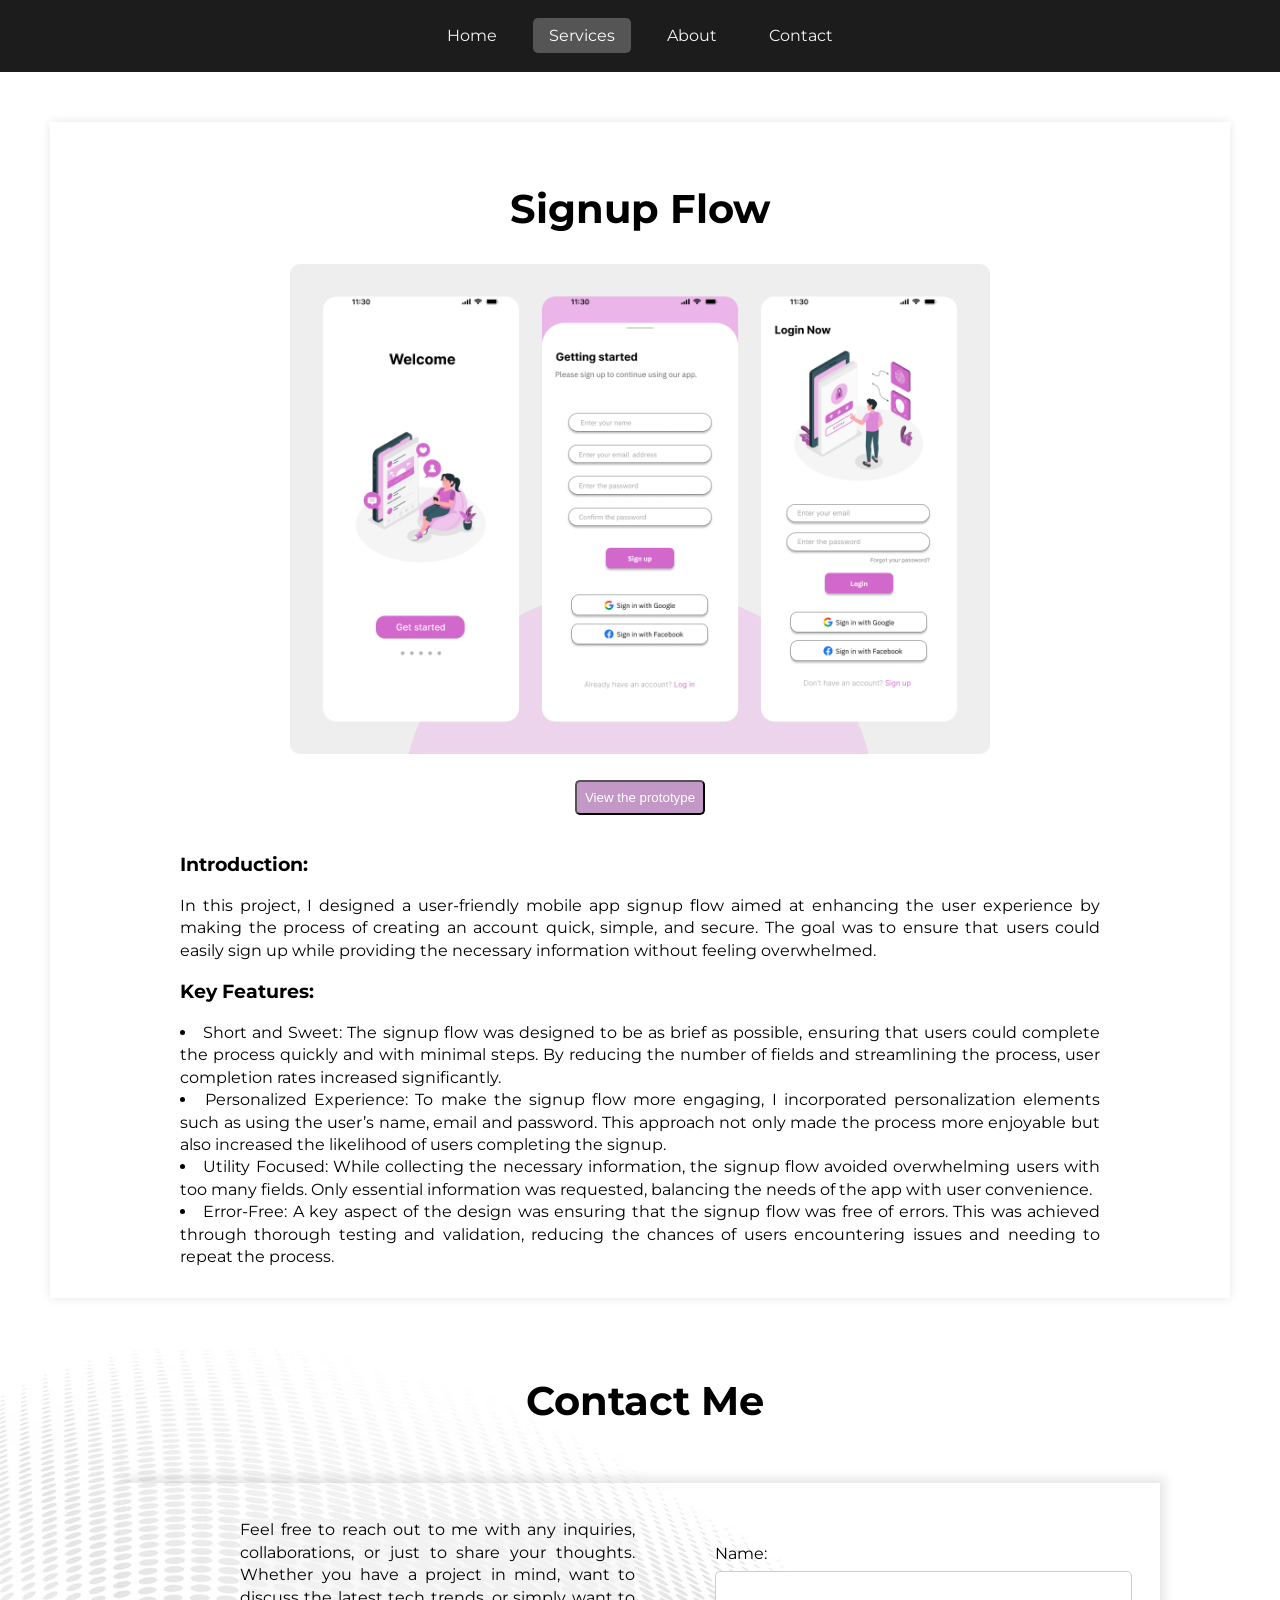
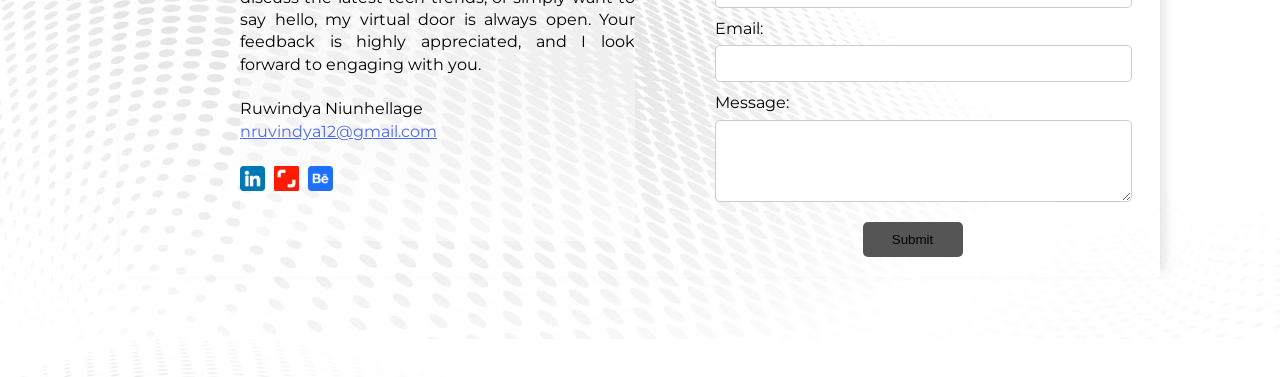
<file: signup.html>
<!DOCTYPE html>
<html lang="en">

<head>
    <meta charset="UTF-8">
    <meta name="viewport" content="width=device-width, initial-scale=1.0">
    <title>Ruwindya Niunhellage</title>
    <link rel="stylesheet" href="projects.css">
</head>

<body>
    <header>
        <nav>
            <ul>
                <li><a href="index.html">Home</a></li>
                <li><a href="index.html#services" class="active">Services</a></li>
                <li><a href="index.html#about">About</a></li>
                <li><a href="index.html#contact">Contact</a></li>
            </ul>
        </nav>
    </header>
    <section class="container">
        <h2>Signup Flow</h2>
        <img src="images/ui_signup.png" alt="The prototype" class="signup_img"><br>
        <input type="button" value="View the prototype" class="signup-button" onclick="window.open('https://www.figma.com/design/asqleW5Hj01lVN2CjFJdJP/Task1_NR?node-id=0-1&t=NrFR3UlNg8Undb4A-1', '_blank');">
        <h3>Introduction:</h3>
        <p>In this project, I designed a user-friendly mobile app signup flow aimed at enhancing the user experience by
            making the process of creating an account quick, simple, and secure. The goal was to ensure that users could
            easily sign up while providing the necessary information without feeling overwhelmed.</p>

        <h3>Key Features:</h3>
        <li>Short and Sweet: The signup flow was designed to be as brief as possible, ensuring that users could complete the
        process quickly and with minimal steps. By reducing the number of fields and streamlining the process, user
        completion rates increased significantly.</li>
        <li>Personalized Experience: To make the signup flow more engaging, I incorporated personalization elements such as
        using the user’s name, email and password. This approach not only made the process more enjoyable but also
        increased the likelihood of users completing the signup.</li>
        <li>Utility Focused: While collecting the necessary information, the signup flow avoided overwhelming users with too
        many fields. Only essential information was requested, balancing the needs of the app with user convenience.</li>
        <li>Error-Free: A key aspect of the design was ensuring that the signup flow was free of errors. This was achieved
        through thorough testing and validation, reducing the chances of users encountering issues and needing to repeat
        the process.</li>
    </section>

    <footer id="contact">
        <h2>Contact Me</h2>
        <section class="contact-section">
            <p>
                Feel free to reach out to me with any inquiries, collaborations, or just to share your thoughts. Whether you
                have a project in mind, want to discuss the latest tech trends, or simply want to say hello, my virtual door is always
                open. Your feedback is highly appreciated, and I look forward to engaging with you.
                <br><br> 
                Ruwindya Niunhellage
                <br>
                <a href="mailto:nruvindya12@gmail.com">nruvindya12@gmail.com</a>
                <br><br>
                <!-- Social media icons -->
                <a href="https://www.linkedin.com/in/ruwindyaniunhellage/" target="_blank"><img src="images/linkedin.png" alt="LinkedIn"></a>
                <a href="https://www.shutterstock.com/g/Niunhellage+Ruwindya" target="_blank"><img src="images/shutterstock.png" alt="Shutterstock"></a>
                <a href="https://twitter.com/YourProfile" target="_blank"><img src="images/behance.png" alt="Shutterstock"></a>
            </p>
    
            <form action="https://api.web3forms.com/submit" method="POST" class="contact-form">
                <input type="hidden" name="access_key" value="99683806-dc40-4cf8-a67b-b9ac26b659de">
            
                <label for="name">Name:</label>
                <input type="text" id="name" name="name" required>
                
                <label for="email">Email:</label>
                <input type="email" id="email" name="email" required>
                
                <label for="message">Message:</label>
                <textarea id="message" name="message" rows="4" required></textarea>
                
                <input type="submit" value="Submit">
            </form>
        </section>
    </footer>

</body>

</html>
</file>
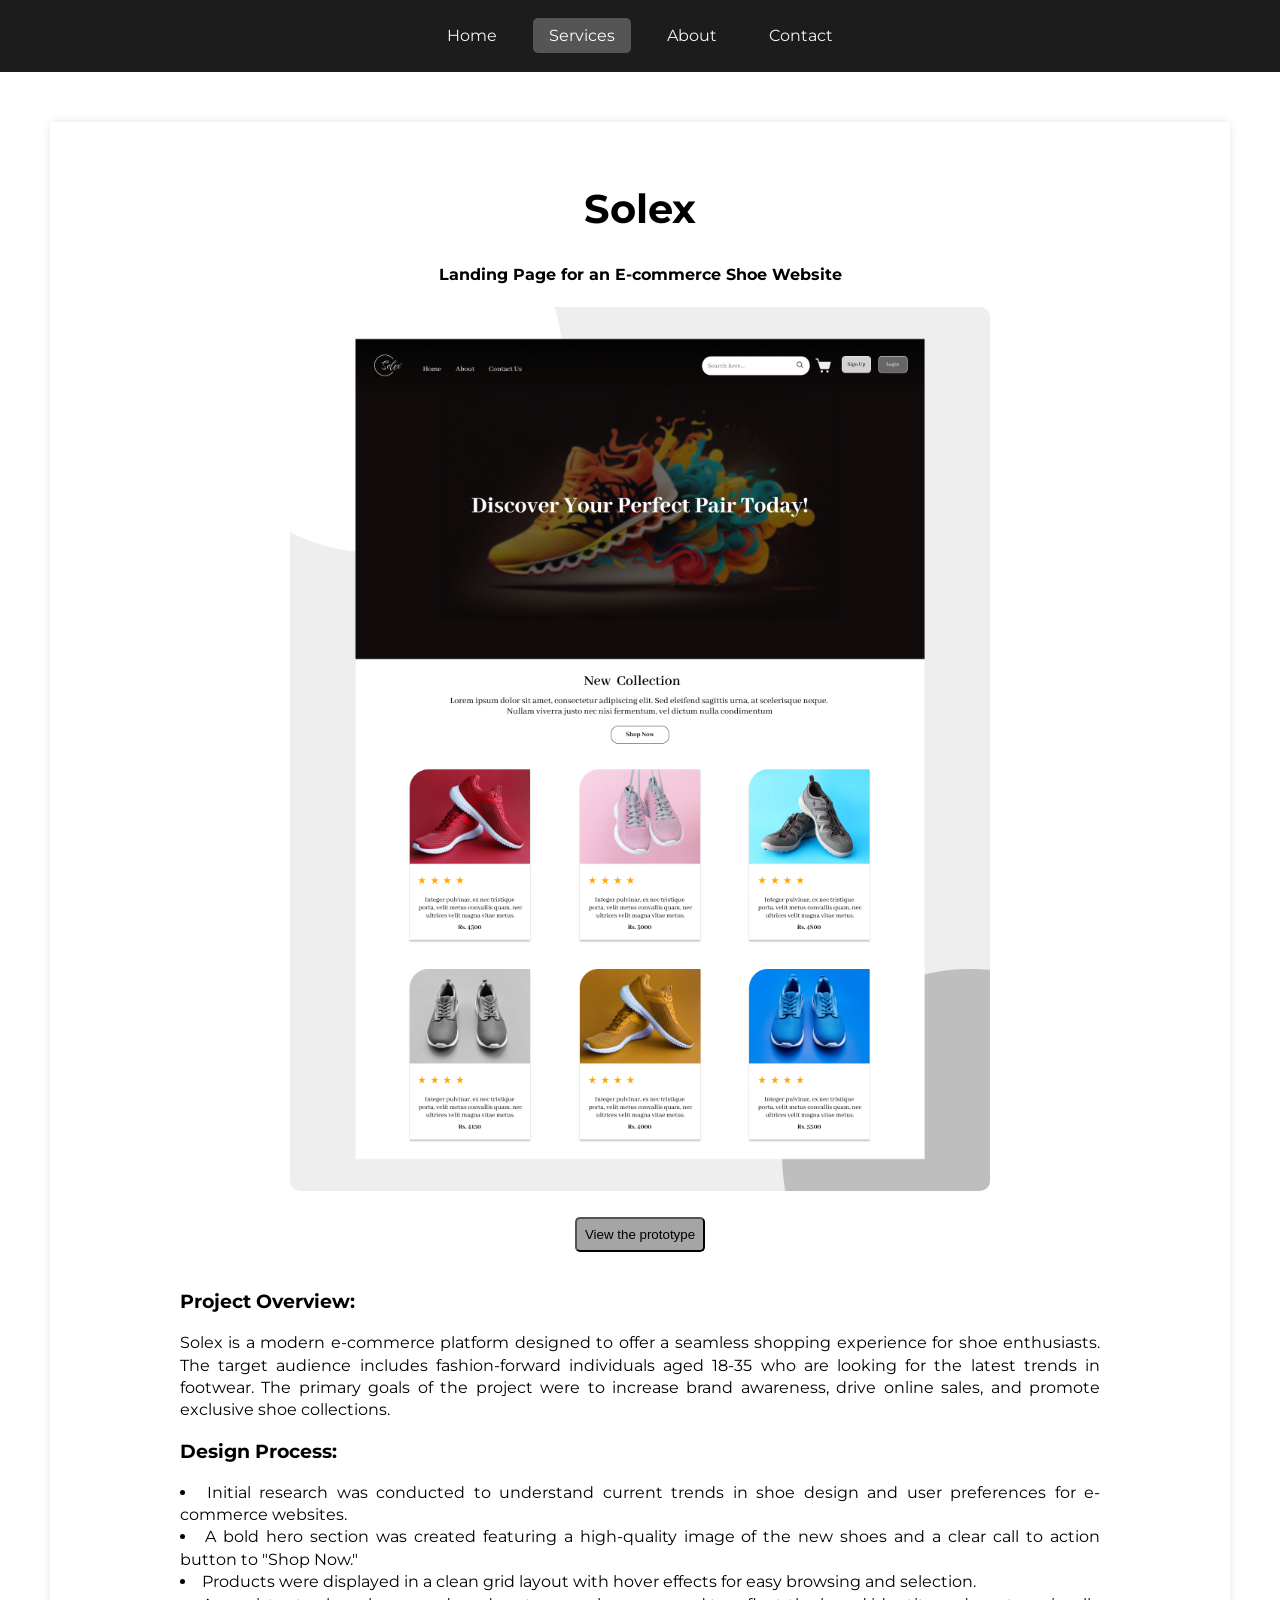
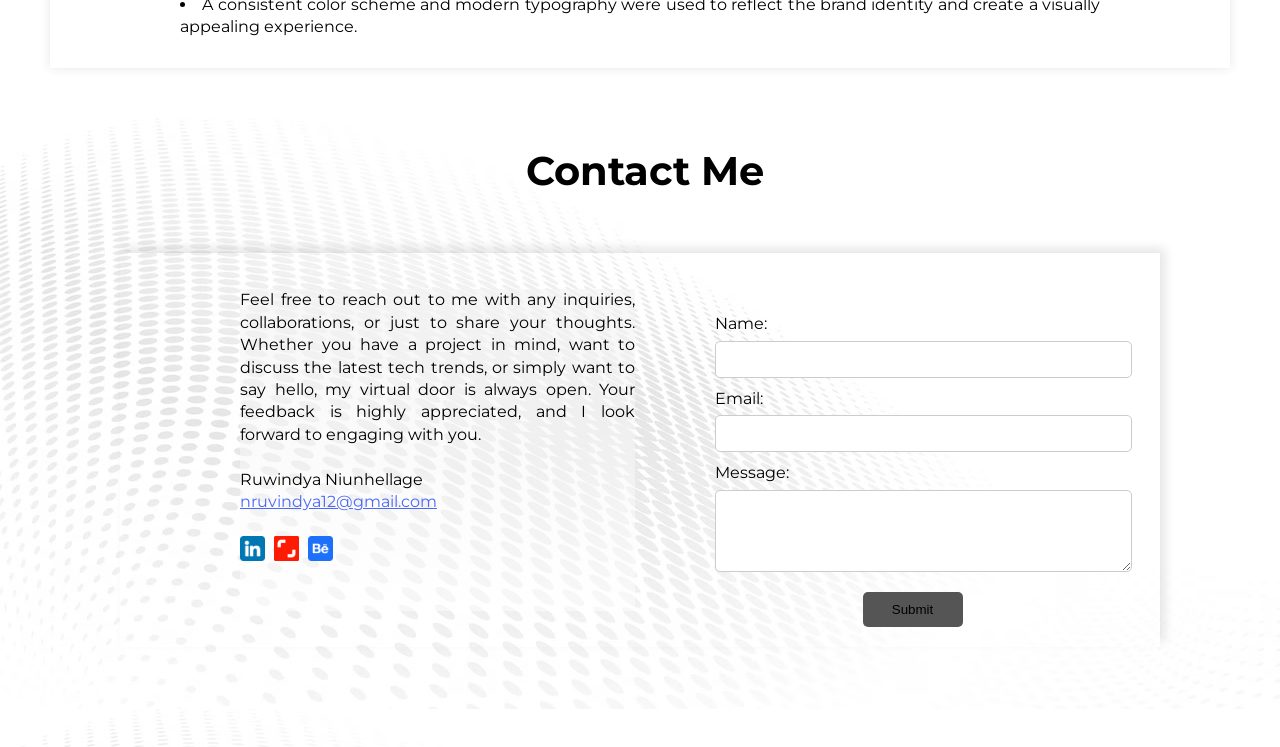
<file: solex.html>
<!DOCTYPE html>
<html lang="en">

<head>
    <meta charset="UTF-8">
    <meta name="viewport" content="width=device-width, initial-scale=1.0">
    <title>Ruwindya Niunhellage</title>
    <link rel="stylesheet" href="projects.css">
</head>

<body>
    <header>
        <nav>
            <ul>
                <li><a href="index.html">Home</a></li>
                <li><a href="index.html#services" class="active">Services</a></li>
                <li><a href="index.html#about">About</a></li>
                <li><a href="index.html#contact">Contact</a></li>
            </ul>
        </nav>
    </header>
    <section class="container">
        <h2>Solex</h2>
        <h4>Landing Page for an E-commerce Shoe Website</h4>
        <img src="images/ui_solex.png" alt="The prototype" class="solex_img"><br>
        <input type="button" value="View the prototype" class="solex_button" onclick="window.open('https://www.figma.com/design/z0u88K559Z7rlb3WStCY28/Task3_NR?node-id=0-1&t=Gr8M12Jz78sLxG5P-1', '_blank');">
        <h3>Project Overview:</h3>
        <p>Solex is a modern e-commerce platform designed to offer a seamless shopping experience for shoe enthusiasts. The target audience
            includes fashion-forward individuals aged 18-35 who are looking for the latest trends in footwear. The primary goals of the project
            were to increase brand awareness, drive online sales, and promote exclusive shoe collections.</p>

        <h3>Design Process:</h3>
        <li>Initial research was conducted to understand current trends in shoe design and user preferences for e-commerce websites.</li>
        <li>A bold hero section was created featuring a high-quality image of the new shoes and a clear call to action button to "Shop Now."</li>
        <li>Products were displayed in a clean grid layout with hover effects for easy browsing and selection.</li>
        <li>A consistent color scheme and modern typography were used to reflect the brand identity and create a visually appealing experience.</li>
    </section>

    <footer id="contact">
        <h2>Contact Me</h2>
        <section class="contact-section">
            <p>
                Feel free to reach out to me with any inquiries, collaborations, or just to share your thoughts. Whether
                you
                have a project in mind, want to discuss the latest tech trends, or simply want to say hello, my virtual
                door is always
                open. Your feedback is highly appreciated, and I look forward to engaging with you.
                <br><br>
                Ruwindya Niunhellage
                <br>
                <a href="mailto:nruvindya12@gmail.com">nruvindya12@gmail.com</a>
                <br><br>
                <!-- Social media icons -->
                <a href="https://www.linkedin.com/in/ruwindyaniunhellage/" target="_blank"><img
                        src="images/linkedin.png" alt="LinkedIn"></a>
                <a href="https://www.shutterstock.com/g/Niunhellage+Ruwindya" target="_blank"><img
                        src="images/shutterstock.png" alt="Shutterstock"></a>
                <a href="https://twitter.com/YourProfile" target="_blank"><img src="images/behance.png"
                        alt="Shutterstock"></a>
            </p>

            <form action="https://api.web3forms.com/submit" method="POST" class="contact-form">
                <input type="hidden" name="access_key" value="99683806-dc40-4cf8-a67b-b9ac26b659de">
            
                <label for="name">Name:</label>
                <input type="text" id="name" name="name" required>
                
                <label for="email">Email:</label>
                <input type="email" id="email" name="email" required>
                
                <label for="message">Message:</label>
                <textarea id="message" name="message" rows="4" required></textarea>
                
                <input type="submit" value="Submit">
            </form>
        </section>
    </footer>

</body>

</html>
</file>
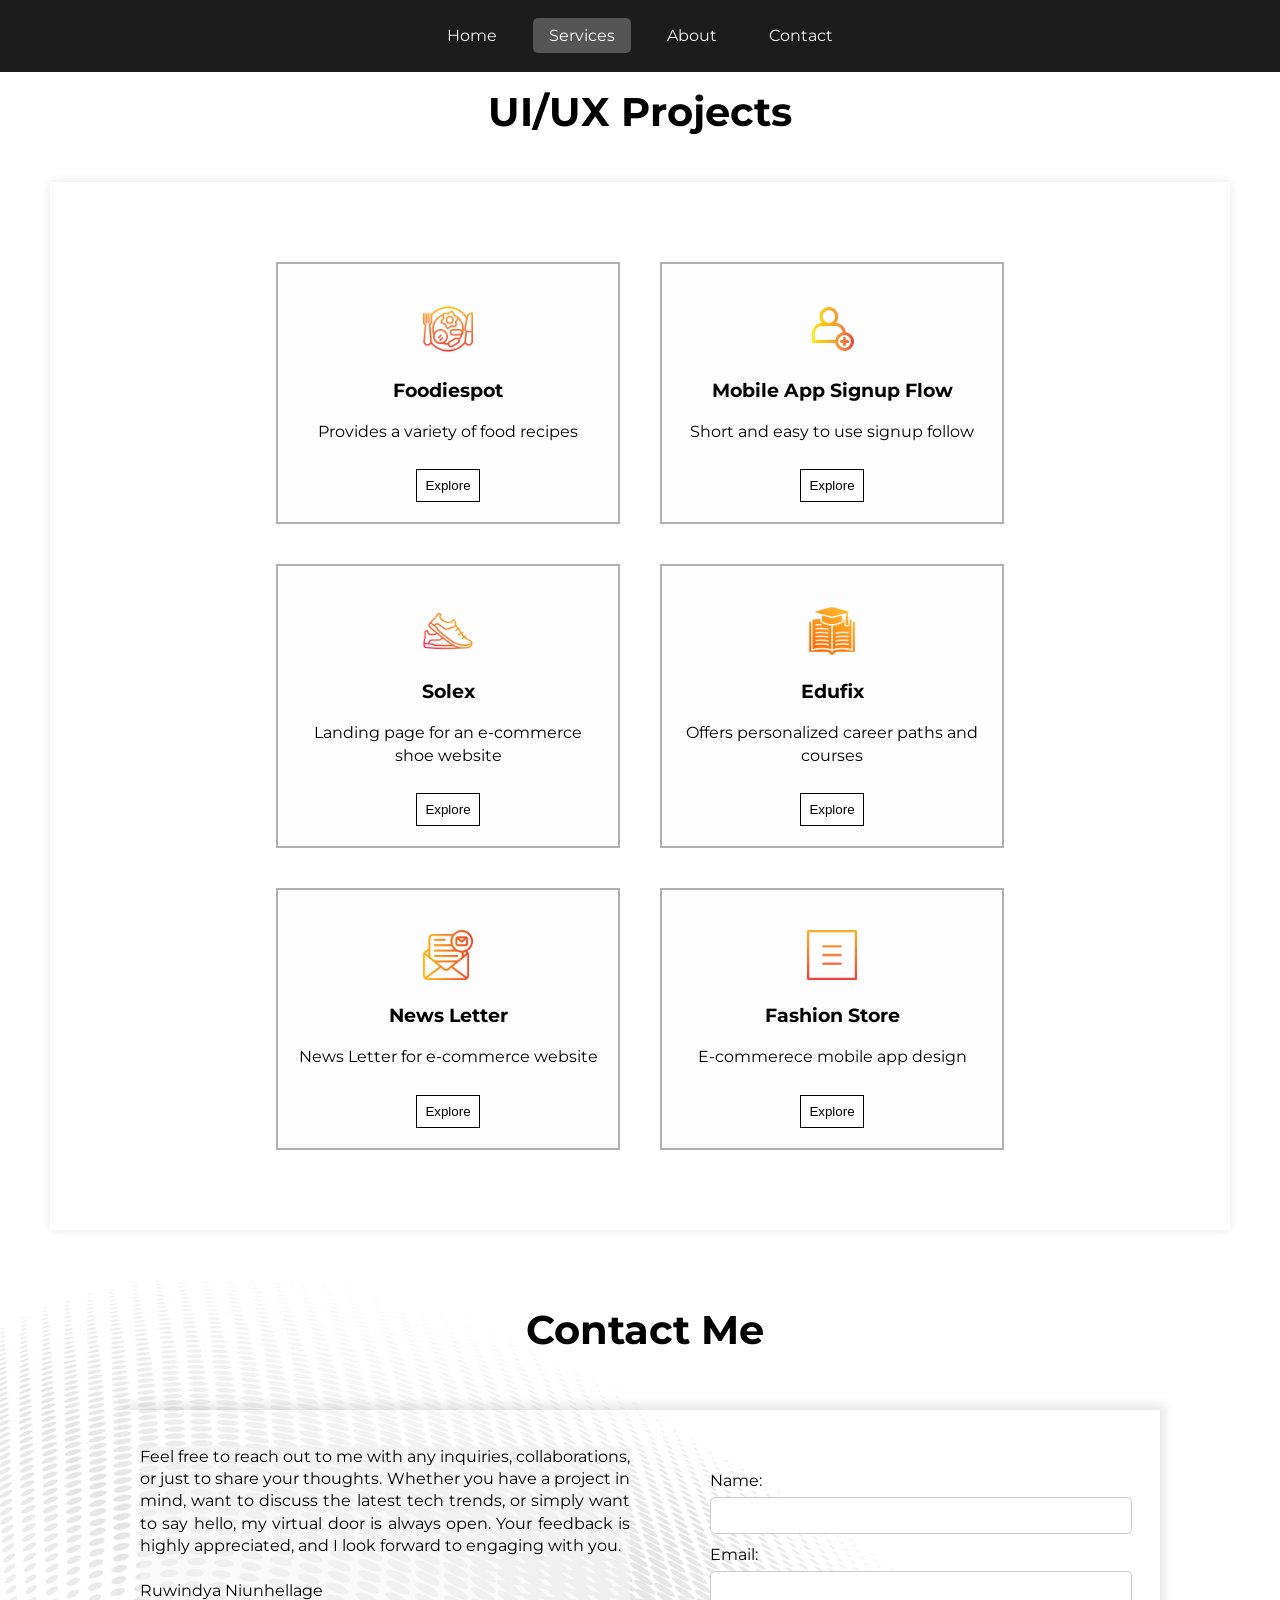
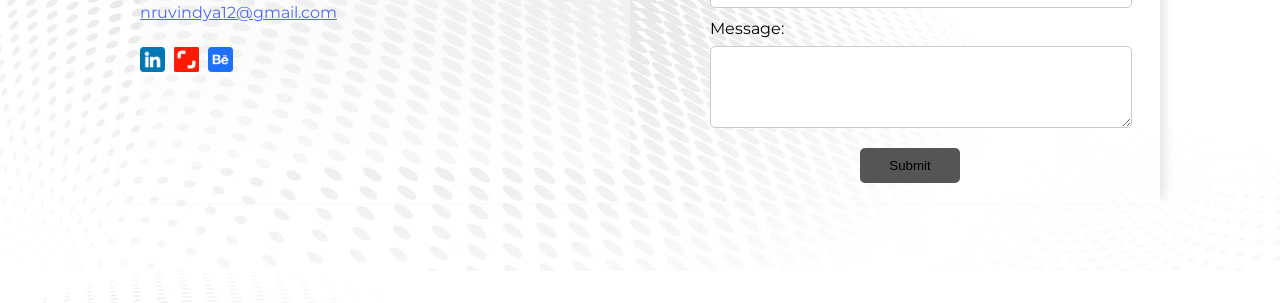
<file: uiux_main.html>
<!DOCTYPE html>
<html lang="en">

<head>
    <meta charset="UTF-8">
    <meta name="viewport" content="width=device-width, initial-scale=1.0">
    <title>Ruwindya Niunhellage</title>
    <link rel="stylesheet" href="main.css">
</head>

<body>
    <header>
        <nav>
            <ul>
                <li><a href="index.html">Home</a></li>
                <li><a href="index.html#services" class="active">Services</a></li>
                <li><a href="index.html#about">About</a></li>
                <li><a href="index.html#contact">Contact</a></li>
            </ul>
        </nav>
    </header>
    
    <h2>UI/UX Projects</h2>
    <section class="container">

        <div class="project-card">
            <img class="card_icon" src="images/foodiespot.png" alt="Foodiespot">
            <h3>Foodiespot</h3>
            <p>Provides a variety of food recipes</p>
            <input type="button" value="Explore" onclick="location.href='foodiespot.html'">
        </div>
        <div class="project-card">
            <img class="card_icon" src="images/signup.png" alt="Signup Flow">
            <h3>Mobile App Signup Flow</h3>
            <p>Short and easy to use signup follow</p>
            <input type="button" value="Explore" onclick="location.href='signup.html'">
        </div>
        <div class="project-card">
            <img class="card_icon" src="images/solex.png" alt="Solex">
            <h3>Solex</h3>
            <p>Landing page for an e-commerce shoe website</p>
            <input type="button" value="Explore" onclick="location.href='solex.html'">
        </div>
        <div class="project-card">
            <img class="card_icon" src="images/edufix.png" alt="Edufix">
            <h3>Edufix</h3>
            <p>Offers personalized career paths and courses</p>
            <input type="button" value="Explore" onclick="location.href='edufix.html'">
        </div>
        <div class="project-card">
            <img class="card_icon" src="images/letter.png" alt="UI/UX">
            <h3>News Letter</h3>
            <p>News Letter for e-commerce website</p>
            <input type="button" value="Explore" onclick="location.href='news_letter.html'">
        </div>
        <div class="project-card">
            <img class="card_icon" src="images/menu.png" alt="Menu">
            <h3>Fashion Store</h3>
            <p>E-commerece mobile app design</p>
            <input type="button" value="Explore" onclick="location.href='https://www.figma.com/design/4r2NEVR8gYyEq9LWeiP8sg/Fashion-Store?node-id=54-839&t=WAiXIYEsg8Vl4jTG-1'">
        </div>
    </section>

    <footer id="contact">
        <h2>Contact Me</h2>
        <section class="contact-section">
            <p>
                Feel free to reach out to me with any inquiries, collaborations, or just to share your thoughts. Whether you
                have a project in mind, want to discuss the latest tech trends, or simply want to say hello, my virtual door is always
                open. Your feedback is highly appreciated, and I look forward to engaging with you.
                <br><br> 
                Ruwindya Niunhellage
                <br>
                <a href="mailto:nruvindya12@gmail.com">nruvindya12@gmail.com</a>
                <br><br>
                <!-- Social media icons -->
                <a href="https://www.linkedin.com/in/ruwindyaniunhellage/" target="_blank"><img src="images/linkedin.png" alt="LinkedIn"></a>
                <a href="https://www.shutterstock.com/g/Niunhellage+Ruwindya" target="_blank"><img src="images/shutterstock.png" alt="Shutterstock"></a>
                <a href="https://twitter.com/YourProfile" target="_blank"><img src="images/behance.png" alt="Shutterstock"></a>
            </p>
    
            <form action="https://api.web3forms.com/submit" method="POST" class="contact-form">
                <input type="hidden" name="access_key" value="99683806-dc40-4cf8-a67b-b9ac26b659de">
            
                <label for="name">Name:</label>
                <input type="text" id="name" name="name" required>
                
                <label for="email">Email:</label>
                <input type="email" id="email" name="email" required>
                
                <label for="message">Message:</label>
                <textarea id="message" name="message" rows="4" required></textarea>
                
                <input type="submit" value="Submit">
            </form>
        </section>
    </footer>
</body>

</html>
</file>
<file: style.css>
@import url('https://fonts.googleapis.com/css2?family=Montserrat:wght@400;700&display=swap');

body {
    font-family: 'Montserrat', sans-serif;
    margin: 0;
    padding: 0;
    box-sizing: border-box;
    scroll-behavior: smooth;
    line-height: 1.4em;
    overflow-x: hidden;
}

h2 {
    font-size: 2.5em;
    text-align: center;
    line-height: 45px;
    animation: slideInFromLeft 1s ease-out;
}

header {
    background-color: rgb(28, 28, 28);
    padding: 20px;
    position: relative;
    top: 0;
    z-index: 1000;
}

nav ul {
    display: flex;
    flex-wrap: wrap;
    justify-content: center;
    list-style: none;
    margin: 0;
    padding: 0;
}

nav ul li {
    margin: 5px 10px;
}

nav ul li a {
    color: #f4f4f4;
    text-decoration: none;
    font-size: 16px;
    transition: color 0.3s;
    padding: 8px 16px;
    border-radius: 5px;
}

nav ul li a.active,
nav ul li a:hover {
    color: #fff;
    background-color: #555;
}

section {
    padding: 30px;
}

#home {
    background-image: url('images/bg.png');
    background-repeat: no-repeat;
    background-position: center bottom;
    background-size: 900px auto; 
    background-color: rgb(28, 28, 28);
    color: white;
    min-height: 80vh;
    display: flex;
    align-items: center;
    justify-content: center;
    text-align: center;
}

.intro {
    max-width: 800px; 
    margin: 0 auto; 
}

.intro h1 {
    font-size: 3em;
    animation: fadeIn 2s ease-in-out;
    line-height: 50px;
}

.typing {
    font-size: 1.5em;
    border-right: .15em solid transparent; 
    animation: blink-caret .75s step-end infinite;
    white-space: nowrap;
}

@keyframes blink-caret {
    from { border-color: transparent; }
    to { border-color: transparent; }
}

#services {
    background-color: #f4f4f4;
    text-align: center;
}

.service-cards {
    display: flex;
    justify-content: space-around;
    flex-wrap: wrap;
}

.card {
    background-color: #ffffff;
    background-size: cover;
    background-position: center;
    padding: 20px;
    margin: 10px;
    box-shadow: 0 0 10px rgba(0, 0, 0, 0.1);
    transition: transform 0.3s;
    width: 250px; 
    color: #000000;
}

.card:hover {
    transform: scale(1.05);
}

.card img {
    width: 45px;
}

input {
    background-color: #ffffff;
    color: rgb(0, 0, 0);
    padding: 8px;
}

input:hover {
    background-color: #000000;
    color: rgb(255, 255, 255);
    cursor: pointer;
}

/* About Section Styles */
#about {
    background: linear-gradient(rgba(242, 242, 242, 0.735), rgb(255, 255, 255)); 
    justify-content: center;
    align-items: center;
    padding: 30px 0;
    position: relative;
    text-align: center; /* Center-align the text */
}

.about-section {
    border-radius: 30px;
    background: linear-gradient(rgb(224, 224, 224), rgb(255, 255, 255));
    width: 80%;
    max-width: 800px;
    margin: 0 auto; /* Center the section */
    padding: 20px;
    box-shadow: 0 0 10px rgba(0, 0, 0, 0.1) 0 -2px 0 0;
    text-align: justify; /* Justify text */
}

.about-section p {
    text-align: justify;
    margin: 15px;
}

footer {
    background-image: url('images/footer_bg.png');
    background-size: auto;
    padding: 30px;
    padding-bottom: 100px;
    display: flex;
    justify-content: center;
    align-items: center;
    flex-direction: column;
    background-color: rgba(255, 255, 255, 0.489); 
    background-blend-mode: overlay;
}

footer h2 {
    margin: 0 0 10px 10px;
    width: 100%;
    text-align: center;
    animation: slideInFromLeft 1s ease-out;
}

footer .contact-section {
    margin-top: 50px;
    display: flex;
    max-width: 1000px;
    width: 100%;
    padding: 20px;
    box-shadow: 5px -5px 10px rgba(0, 0, 0, 0.1);
}

footer p {
    text-align: justify;
    flex: 1;
    margin-right: 50px;
    background: linear-gradient(rgba(242, 242, 242, 0.6), rgba(255, 255, 255, 0.5));
}
 
footer a {
    color: rgb(75, 104, 248);
    margin-right: 5px;
}

.contact-form {
    display: flex;
    flex-direction: column;
    flex: 1;
    max-width: 400px;
    margin: 30px 30px;
    margin-bottom: 0px;
}

.contact-form label {
    margin-top: 10px;
    text-align: left;
}

.contact-form input,
.contact-form textarea {
    width: 100%;
    padding: 10px;
    margin-top: 5px;
    border: 1px solid #ccc;
    border-radius: 5px;
    cursor:auto;
}

.contact-form input[type="submit"] {
    background-color: #555;
    border: none;
    cursor: pointer;
    margin-top: 20px;
    padding: 10px 20px;
    border-radius: 5px;
    width: 100px;
    align-self: center;
}

footer img {
    width: 25px;
    height: auto;
}

@keyframes fadeIn {
    from { opacity: 0; }
    to { opacity: 1; }
}

@keyframes slideInFromLeft {
    from { transform: translateX(-100%); }
    to { transform: translateX(0); }
}

@keyframes slideInFromRight {
    from { transform: translateX(100%); }
    to { transform: translateX(0); }
}

/* Styles for screens smaller than 768px (e.g., tablets and smartphones) */
@media (max-width: 768px) {
    header {
        padding: 10px;
    }

    nav ul li {
        margin: 5px;
    }

    nav ul li a {
        font-size: 14px;
        padding: 6px 12px;
    }

    .intro h1 {
        font-size: 2.5em;
    }

    #home {
        background-size: 500px auto;
        background-position: center bottom;
    }

    .service-cards {
        flex-direction: column;
        align-items: center;
    }

    .card {
        text-align: center;
        width: 90%;
        max-width: 300px;
    }

    .about-section {
        width: 50%; /* Adjust width for smaller screens */
    }

    .about-section p {
        text-align: justify; /* Ensure text remains justified */
    }

    footer .contact-section {
        flex-direction: column;
        align-items: center;
    }

    footer p {
        margin-right: 0;
        margin-bottom: 20px;
        text-align: center;
    }

    .contact-form {
        margin: 0;
    }
}

/* Styles for screens smaller than 480px (e.g., smartphones) */
@media (max-width: 480px) {
    .intro h1 {
        font-size: 2em;
    }

    .typing {
        font-size: 1.2em;
    }

    #home {
        background-size: 500px; 
        background-position-x: right;
    }

    .about-section {
        width: 75%; /* Adjust width for very small screens */
        padding: 15px; /* Adjust padding for very small screens */
    }

    .about-section p {
        text-align: justify; /* Ensure text remains justified */
    }
}
</file>
<file: projects.css>
@import url('style.css');

.container {
    text-align: center;
    align-items: center;
    justify-content: center;
    margin: 50px;
    box-shadow: 0 0 10px rgba(0, 0, 0, 0.1);
}

.container h3, p, li {
    text-align: justify;
    margin-left: 100px;
    margin-right: 100px;
}

.container img {
    width: 700px;
    height: auto;
    border-radius: 10px;
    animation: slideInFromRight 1s ease-out;
}

.signup-button {
    background-color: rgba(136, 53, 143, 0.505);
    border-radius: 5px;
    margin: 20px;
    color: white;
}

.signup-button:hover {
    color: black;
    background-color: rgba(164, 47, 162, 0.573);
}

.image-row {
    display: flex;
    justify-content: space-between;
    align-items: center;
    margin: 20px 0;
    flex-wrap: wrap;
}

.image-container {
    display: flex;
    flex-direction: column;
    align-items: center;
    width: 48%;
    margin: 1%;
}

.image-container img {
    max-width: 100%;
}

.foodiespot-button {
    background-color: rgba(181, 93, 93, 0.776);
    border-radius: 5px;
    margin: 20px;
    color: white;
    align-self: center;
}

.foodiespot-button:hover {
    color: black;
    background-color: rgba(255, 119, 119, 0.612);
}

.solex_img { 
    width: 600px;
    height: auto;
}

.solex_button {
    background-color: rgb(165, 165, 165);
    border-radius: 5px;
    margin: 20px;
    align-self: center;
}

.solex_button:hover {
    color: rgb(255, 255, 255);
    background-color: rgb(0, 0, 0);
}

.edufix_solex_buttons {
    background-color: #447bdad9;
    border-radius: 5px;
    margin: 20px;
    align-self: center; 
}

.edufix_solex_buttons:hover {
    color: rgb(255, 255, 255);
    background-color: #00276a;
}

.go_images {
    display: flex;
    flex-direction: column;
    align-items: center;
    margin: 20px 0;
}

.go_images p {
    text-align: center;
    margin-bottom: 20px;
    width: 100%;
    font-weight: 510
}

.go_images .image-row {
    display: flex;
    justify-content: center;
    flex-wrap: wrap;
    gap: 20px; 
}

.go_images img {
    max-width: 45%;
    height: auto;
    margin: 10px;
    box-shadow: 0 4px 8px rgba(0, 0, 0, 0.2);
    transition: transform 0.3s ease, box-shadow 0.3s ease;
}

.go_images img:hover {
    transform: scale(1.05);
    box-shadow: 0 8px 16px rgba(0, 0, 0, 0.3);
}

.container a{
    color: rgb(70, 165, 70);
}

.go_button {
    background-color: rgb(132, 231, 132);
    border-radius: 5px;
}

.go_button:hover {
    background-color: rgb(70, 165, 70);
}
@media (max-width: 768px) {
    .container h3, p, li {
        margin-left: 20px;
        margin-right: 20px;
    }

    .container img {
        width: 100%;
        max-width: 500px;
    }

    .image-row {
        flex-direction: column;
    }

    .image-container {
        width: 100%;
    }

    .solex_img {
        width: 100%;
        max-width: 500px;
    }

    .go_images .image-row {
        flex-direction: column;
    }

    .go_images img {
        max-width: 100%;
    }
}

@media (max-width: 480px) {
    .container h3, p, li {
        margin-left: 10px;
        margin-right: 10px;
    }

    .container img {
        max-width: 400px;
    }

    .solex_img {
        max-width: 400px;
    }
}
</file>
<file: main.css>
@import url('style.css');

h2 {
    text-align: center;
    margin-top: 20px;
    line-height: 40px;
}

.container {
    display: flex;
    justify-content: center;
    flex-wrap: wrap;
    margin: 50px;
    padding: 60px;
    box-shadow: 0 0 10px rgba(0, 0, 0, 0.1);
}

.project-card {
    width: 300px;
    background-color: #fdfdfd;
    margin: 20px;
    text-align: center;
    border: 2px double #b1b1b1;
    padding: 20px;
    transition: border-color 0.3s;
}

.project-card:hover {
    border-color: #000;
}

.project-card img {
    width: 50px;
    height: auto;
    margin-top: 20px;
}

.project-card h3, .project-card p {
    color: #000;
}

input[type="button"] {
    background-color: #fff;
    color: #000;
    padding: 8px;
    margin-top: 10px;
    cursor: pointer;
    border: 1px solid #000;
    transition: background-color 0.3s, color 0.3s;
}

input[type="button"]:hover {
    background-color: #000;
    color: #fff;
}

.graphic_container {
    display: flex;
    flex-wrap: wrap;
    justify-content: center;
    margin: 20px;
}

.graphic_container img {
    width: calc(30% - 20px);
    margin: 10px;
}

.graphic_container img:hover {
  transform: scale(1.1);
  transition: transform 0.3s ease;
}

@media (max-width: 767px) {
    .graphic_container img {
        width: calc(90% - 20px);
    }
}

@media (max-width: 480px) {
    .project-card {
        padding-left: 50px;
        padding-right: 50px;
        width: 100%;
    }

    .project-card p {
        font-size: small;
    }
}
</file>
